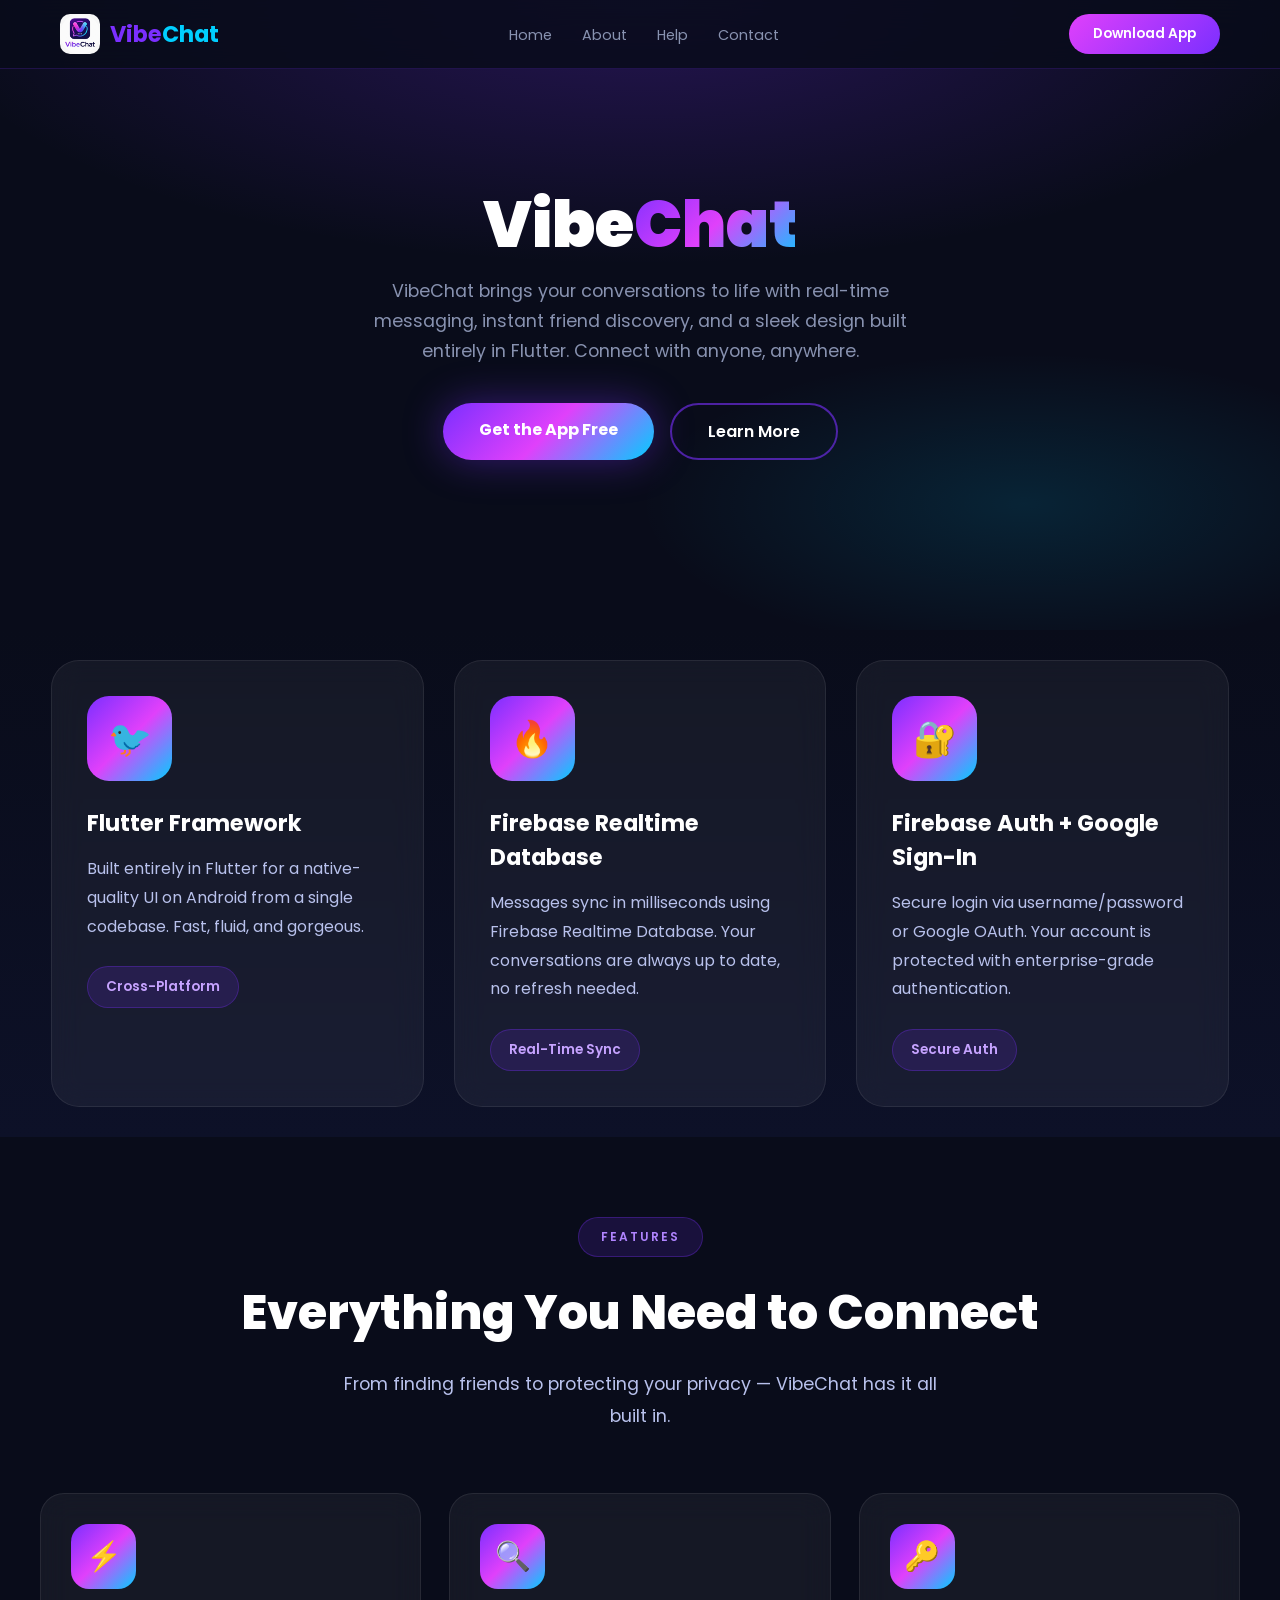
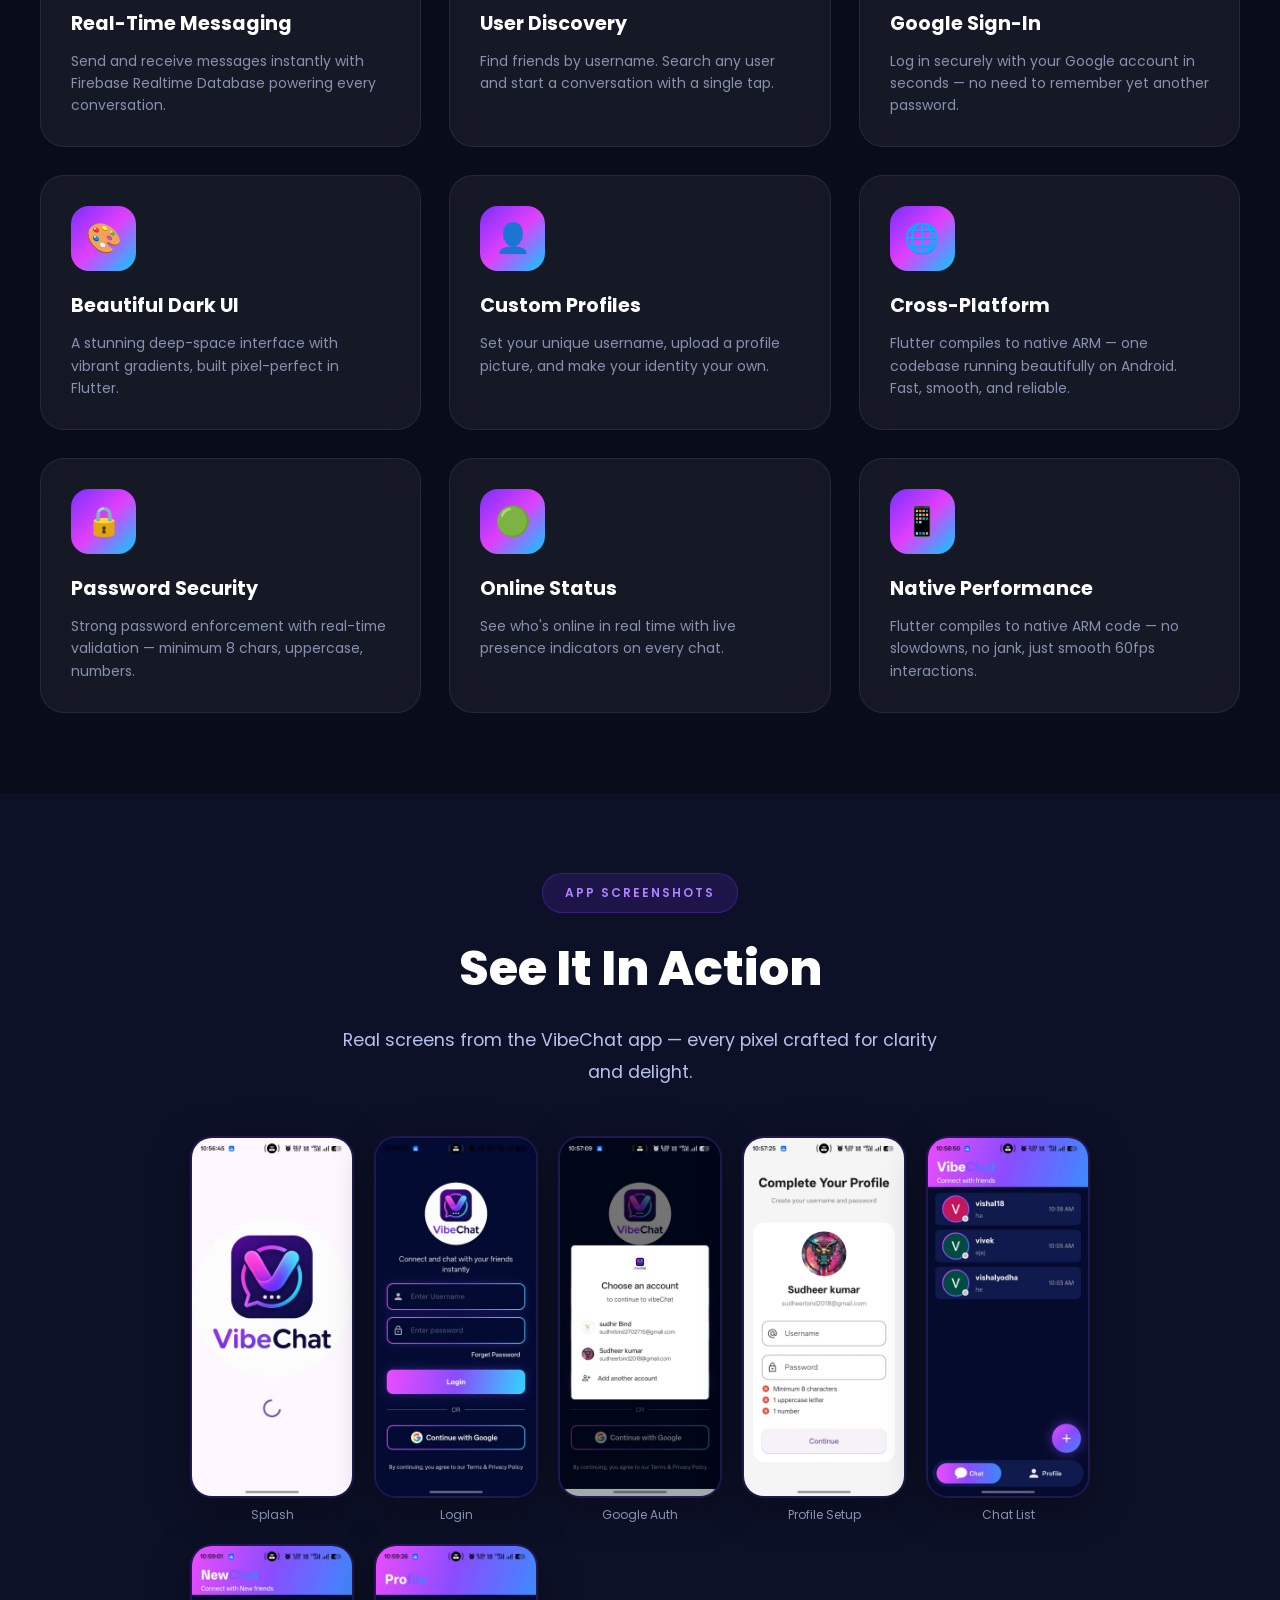
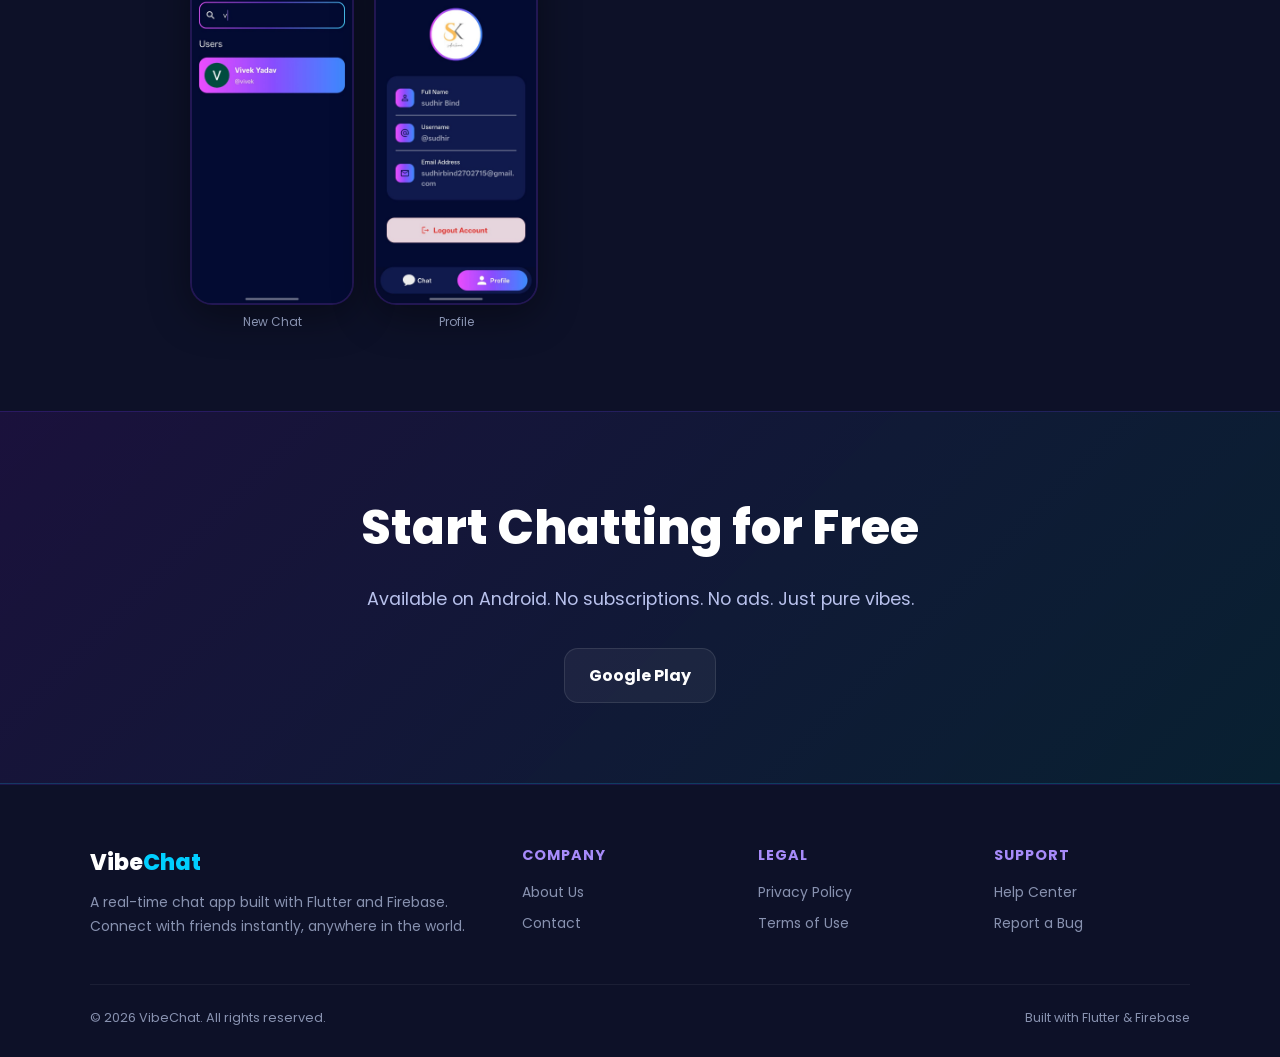
<file: index.html>
<!DOCTYPE html>
<html lang="en">

<head>
  <meta charset="UTF-8">
  <meta name="viewport" content="width=device-width, initial-scale=1.0">
  <title>VibeChat - Connect & Chat Instantly</title>
  <link rel="stylesheet" href="style.css">
</head>

<body>

  <!-- NAV -->
  <nav>
    <a class="nav-logo" href="index.html" style="cursor:pointer">
      <img src="images\logo.jpeg" alt="VibeChat">
      <span><em>Vibe</em><strong>Chat</strong></span>
    </a>
    <ul class="nav-links">
      <li><a href="index.html">Home</a></li>
      <li><a href="about.html">About</a></li>
      <li><a href="help.html">Help</a></li>
      <li><a href="contact.html">Contact</a></li>
    </ul>
    <a class="nav-cta" href="#download-section">Download App</a>
  </nav>

  <!-- HOME PAGE CONTENT -->
  <div class="page active">
    <!-- HERO -->
    <section class="hero">
      <div class="hero-bg"></div>
      <div class="hero-content">
        <h1>Vibe<span class="grad-text">Chat</span></h1>
        <p>VibeChat brings your conversations to life with real-time messaging, instant friend discovery, and a sleek
          design built entirely in Flutter. Connect with anyone, anywhere.</p>
        <div class="hero-btns">
          <a class="btn-primary" href="https://play.google.com/store/apps/details?id=vibechat.com.vibe_chat">Get the App Free</a>
          <a class="btn-outline" href="about.html">Learn More</a>
        </div>
      </div>
    </section>

    <!-- TECH STACK -->
    <section class="tech-section">

      <div class="tech-grid">
        <div class="tech-card">
          <div class="tech-icon">🐦</div>
          <h3>Flutter Framework</h3>
          <p>Built entirely in Flutter for a native-quality UI on Android from a single codebase. Fast, fluid, and
            gorgeous.</p>
          <span class="tech-tag">Cross-Platform</span>
        </div>
        <div class="tech-card">
          <div class="tech-icon">🔥</div>
          <h3>Firebase Realtime Database</h3>
          <p>Messages sync in milliseconds using Firebase Realtime Database. Your conversations are always up to date,
            no refresh needed.</p>
          <span class="tech-tag">Real-Time Sync</span>
        </div>
        <div class="tech-card">
          <div class="tech-icon">🔐</div>
          <h3>Firebase Auth + Google Sign-In</h3>
          <p>Secure login via username/password or Google OAuth. Your account is protected with enterprise-grade
            authentication.</p>
          <span class="tech-tag">Secure Auth</span>
        </div>
      </div>
    </section>

    <!-- FEATURES -->
    <section style="background:var(--dark);">
      <div style="max-width:1100px;margin:0 auto;text-align:center;">
        <div class="section-label">Features</div>
        <h2 class="section-title">Everything You Need to Connect</h2>
        <p class="section-subtitle centered">From finding friends to protecting your privacy — VibeChat has it all built
          in.</p>
      </div>
      <div class="features-grid">
        <div class="feature-card">
          <div class="feature-icon">⚡</div>
          <h3>Real-Time Messaging</h3>
          <p>Send and receive messages instantly with Firebase Realtime Database powering every conversation.</p>
        </div>
        <div class="feature-card">
          <div class="feature-icon">🔍</div>
          <h3>User Discovery</h3>
          <p>Find friends by username. Search any user and start a conversation with a single tap.</p>
        </div>
        <div class="feature-card">
          <div class="feature-icon">🔑</div>
          <h3>Google Sign-In</h3>
          <p>Log in securely with your Google account in seconds — no need to remember yet another password.</p>
        </div>
        <div class="feature-card">
          <div class="feature-icon">🎨</div>
          <h3>Beautiful Dark UI</h3>
          <p>A stunning deep-space interface with vibrant gradients, built pixel-perfect in Flutter.</p>
        </div>
        <div class="feature-card">
          <div class="feature-icon">👤</div>
          <h3>Custom Profiles</h3>
          <p>Set your unique username, upload a profile picture, and make your identity your own.</p>
        </div>
        <div class="feature-card">
          <div class="feature-icon">🌐</div>
          <h3>Cross-Platform</h3>
          <p>Flutter compiles to native ARM — one codebase running beautifully on Android. Fast, smooth, and reliable.
          </p>
        </div>
        <div class="feature-card">
          <div class="feature-icon">🔒</div>
          <h3>Password Security</h3>
          <p>Strong password enforcement with real-time validation — minimum 8 chars, uppercase, numbers.</p>
        </div>
        <div class="feature-card">
          <div class="feature-icon">🟢</div>
          <h3>Online Status</h3>
          <p>See who's online in real time with live presence indicators on every chat.</p>
        </div>
        <div class="feature-card">
          <div class="feature-icon">📱</div>
          <h3>Native Performance</h3>
          <p>Flutter compiles to native ARM code — no slowdowns, no jank, just smooth 60fps interactions.</p>
        </div>
      </div>
    </section>


    <!-- SCREENSHOTS -->
    <section class="screenshots-section">
      <div style="max-width:900px;margin:0 auto;text-align:center;">
        <div class="section-label">App Screenshots</div>
        <h2 class="section-title">See It In Action</h2>
        <p class="section-subtitle centered">Real screens from the VibeChat app — every pixel crafted for clarity and
          delight.</p>
      </div>
      <div class="screenshots-grid">
        <div>
          <div class="screenshot-item"><img src="images\1.jpeg" alt="Splash"></div>
          <div class="screenshot-label">Splash</div>
        </div>
        <div>
          <div class="screenshot-item"><img
            src="images\2.jpeg"
              alt="Login"></div>
          <div class="screenshot-label">Login</div>
        </div>
        <div>
          <div class="screenshot-item"><img
            src="images\3.jpeg"
              alt="Google Auth"></div>
          <div class="screenshot-label">Google Auth</div>
        </div>
        <div>
          <div class="screenshot-item"><img
            src="images\4.jpeg"
              alt="Profile Setup"></div>
          <div class="screenshot-label">Profile Setup</div>
        </div>
        <div>
          <div class="screenshot-item"><img
            src="images\6.jpeg"
              alt="Chat List"></div>
          <div class="screenshot-label">Chat List</div>
        </div>
        <div>
          <div class="screenshot-item"><img
            src="images\5.jpeg"
              alt="New Chat"></div>
          <div class="screenshot-label">New Chat</div>
        </div>
        <div>
          <div class="screenshot-item"><img
            src="images\7.jpeg"
              alt="Profile"></div>
          <div class="screenshot-label">Profile</div>
        </div>
      </div>
    </section>

    <!-- DOWNLOAD -->
    <section class="download-section" id="download-section">

      <h2 class="section-title centered">Start Chatting for Free</h2>
      <p class="section-subtitle centered">Available on Android. No subscriptions. No ads. Just pure vibes.</p>
      <div class="store-badges">
        <a class="store-badge" href="https://play.google.com/store/apps/details?id=vibechat.com.vibe_chat">
          <span class="store-text">
            <div class="store-name">Google Play</div>
          </span>
        </a>
      </div>
    </section>

    <!-- FOOTER -->
    <footer>
      <div class="footer-grid">
        <div class="footer-brand">
          <h3>Vibe<span style="color:#00CFFF">Chat</span></h3>
          <p>A real-time chat app built with Flutter and Firebase. Connect with friends instantly, anywhere in the
            world.</p>
        </div>
        <div class="footer-col">
          <h4>Company</h4>
          <a href="about.html">About Us</a>
          <a href="contact.html">Contact</a>
        </div>
        <div class="footer-col">
          <h4>Legal</h4>
          <a href="privacy.html">Privacy Policy</a>
          <a href="terms.html">Terms of Use</a>
        </div>
        <div class="footer-col">
          <h4>Support</h4>
          <a href="help.html">Help Center</a>
          <a href="contact.html">Report a Bug</a>
        </div>
      </div>
      <div class="footer-bottom">
        <p>© 2026 VibeChat. All rights reserved.</p>
        <p style="color:var(--muted);font-size:0.78rem;">Built with Flutter &amp; Firebase</p>
      </div>
    </footer>
  </div>
</body>

</html>
</file>
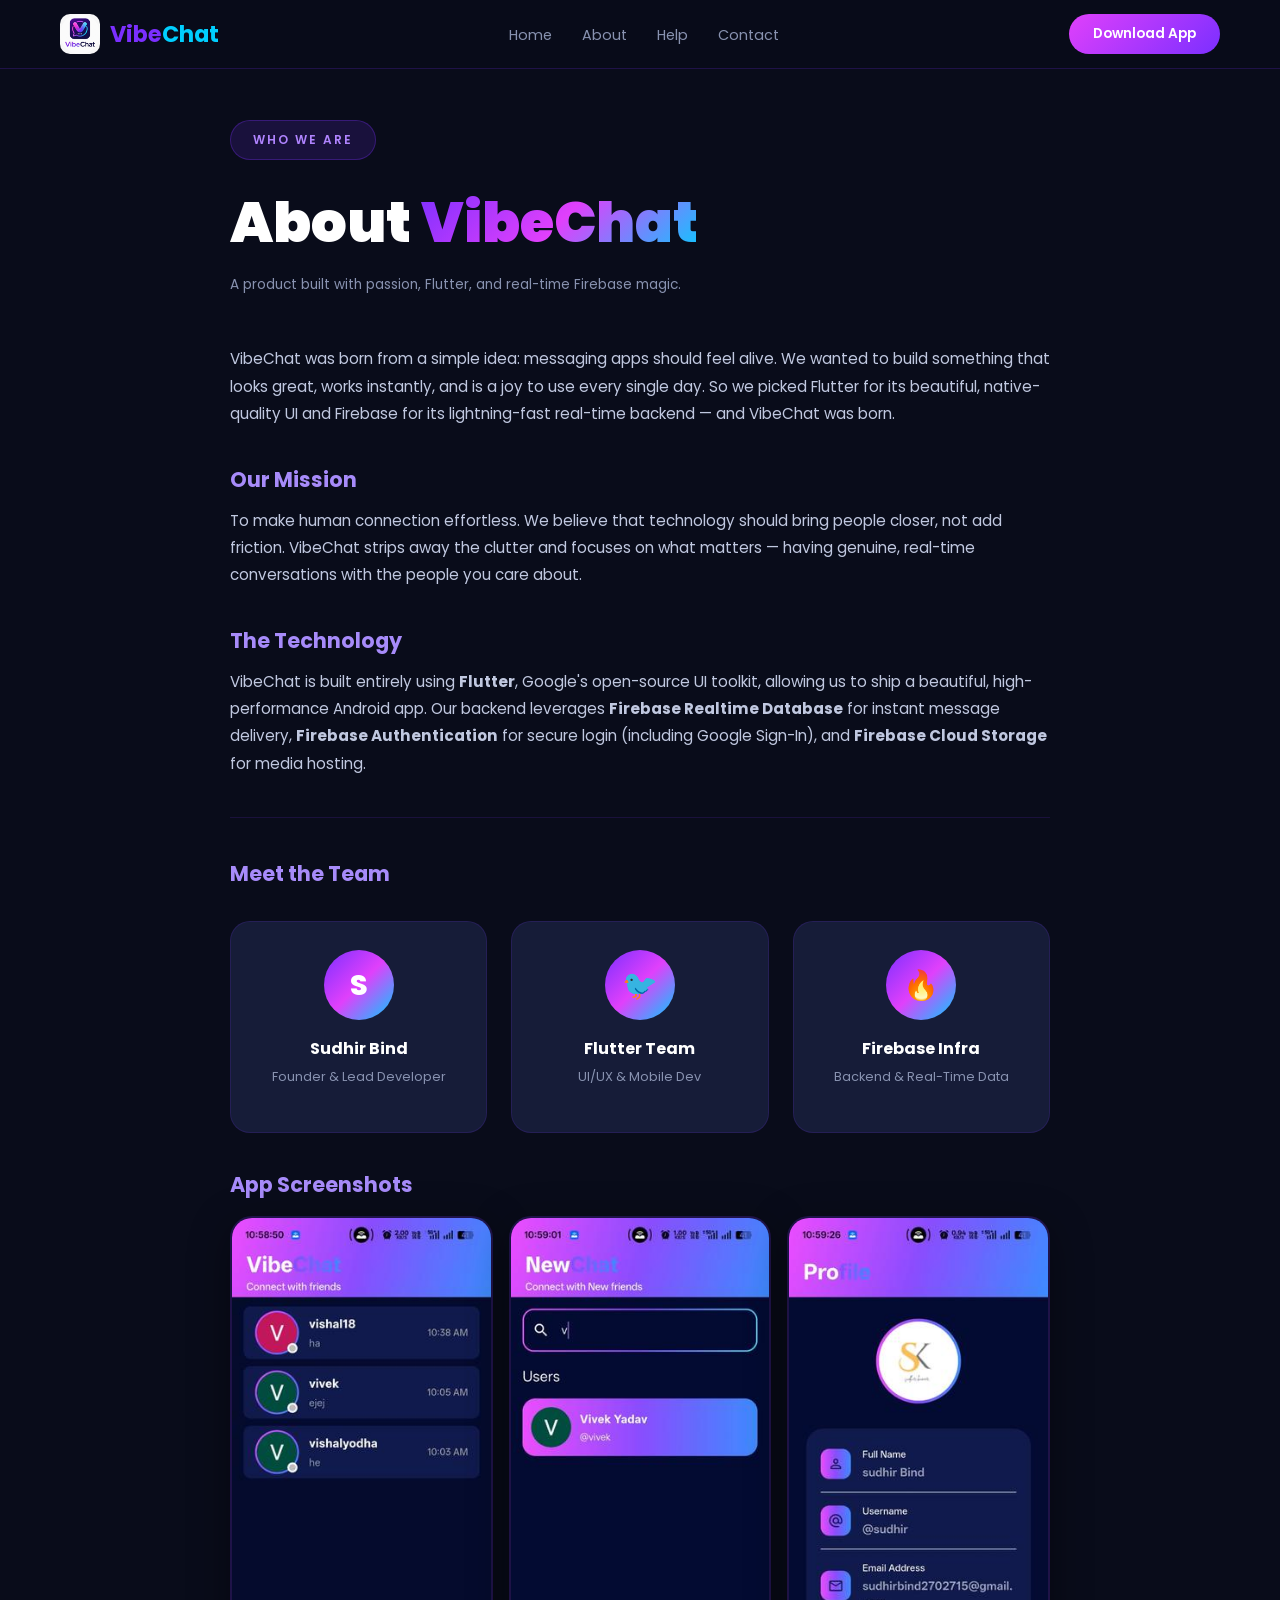
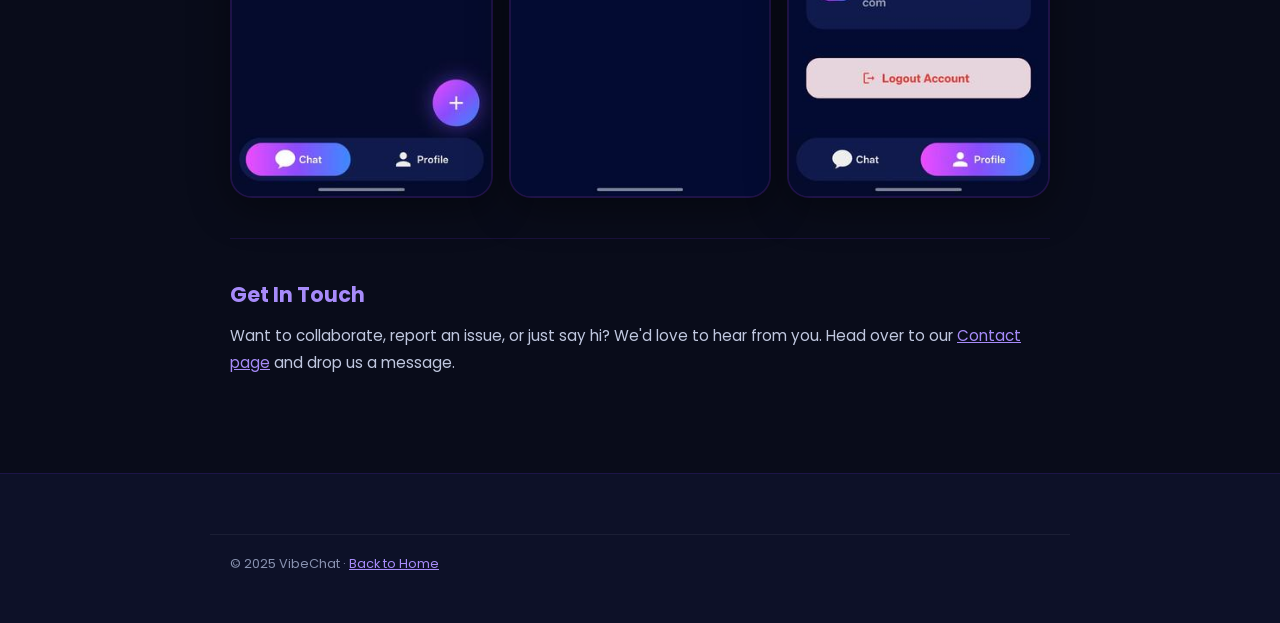
<file: about.html>
<!DOCTYPE html>
<html lang="en">
<head>
  <meta charset="UTF-8">
  <meta name="viewport" content="width=device-width, initial-scale=1.0">
  <title>VibeChat - About Us</title>
  <link rel="stylesheet" href="style.css">
</head>
<body>

  <nav>
    <a class="nav-logo" href="index.html" style="cursor:pointer">
      <img src="images\logo.jpeg" alt="VibeChat">
      <span><em>Vibe</em><strong>Chat</strong></span>
    </a>
    <ul class="nav-links">
      <li><a href="index.html">Home</a></li>
      <li><a href="about.html">About</a></li>
      <li><a href="help.html">Help</a></li>
      <li><a href="contact.html">Contact</a></li>
    </ul>
    <a class="nav-cta" href="#">Download App</a>
  </nav>

  <div class="inner-page">
    <div class="section-label">Who We Are</div>
    <h1>About <span style="background:var(--grad);-webkit-background-clip:text;-webkit-text-fill-color:transparent;background-clip:text;">VibeChat</span></h1>
    <p class="page-meta">A product built with passion, Flutter, and real-time Firebase magic.</p>

    <p>VibeChat was born from a simple idea: messaging apps should feel alive. We wanted to build something that looks great, works instantly, and is a joy to use every single day. So we picked Flutter for its beautiful, native-quality UI and Firebase for its lightning-fast real-time backend — and VibeChat was born.</p>

    <h2>Our Mission</h2>
    <p>To make human connection effortless. We believe that technology should bring people closer, not add friction. VibeChat strips away the clutter and focuses on what matters — having genuine, real-time conversations with the people you care about.</p>

    <h2>The Technology</h2>
    <p>VibeChat is built entirely using <strong>Flutter</strong>, Google's open-source UI toolkit, allowing us to ship a beautiful, high-performance Android app. Our backend leverages <strong>Firebase Realtime Database</strong> for instant message delivery, <strong>Firebase Authentication</strong> for secure login (including Google Sign-In), and <strong>Firebase Cloud Storage</strong> for media hosting.</p>

    <div class="inner-divider"></div>

    <h2>Meet the Team</h2>
    <div class="team-grid">
      <div class="team-card">
        <div class="team-avatar">S</div>
        <h4>Sudhir Bind</h4>
        <p>Founder & Lead Developer</p>
      </div>
      <div class="team-card">
        <div class="team-avatar">🐦</div>
        <h4>Flutter Team</h4>
        <p>UI/UX & Mobile Dev</p>
      </div>
      <div class="team-card">
        <div class="team-avatar">🔥</div>
        <h4>Firebase Infra</h4>
        <p>Backend & Real-Time Data</p>
      </div>
    </div>
<h2>App Screenshots</h2>
      <div style="display:grid;grid-template-columns:repeat(auto-fit,minmax(120px,1fr));gap:16px;margin-top:16px;">
        <div class="screenshot-item"><img
            src="[data-uri]"
            alt="Chat"></div>
        <div class="screenshot-item"><img
            src="[data-uri]"
            alt="Search"></div>
        <div class="screenshot-item"><img
            src="[data-uri]  cKKKKsQUUUUAIeh+le0aaVOk2ZT7pgTH/fIrxivSvBOrJeaSti7f6Ra8YPdOx/Dp+VdmCklNp9T2clqxjVlB9UdKajNSNUZr10e/MjNNwWIVQSTwAOpp5qzpWof2VqkF75KzGEkhGOATjFOTai3FXZx1LpOx1vhqLxbpdk0Vvpsb27HcqXLhCpPpzn8K5nxJZ62t/JfaxaujSkDeBlB6AEcV0p+Jkw/wCYWn/f4/4VR1Xx++qaXc2L6aiiZCm7zSdvvjFeTQji41/aOktd+/5nlpVVPmcVqcxopxr2nH/p5j/9CFdH9usL3U00d57y+S41JWkN1wsQDMCqck8568cCuNNNr1K2FVWXM3bT+mTUjd3Os06zs76F5rbSIbiQXawPB5jfuocf6zrnJ7t0GOlXbcWippNhCqPbf2xLGJVdgzICuGyD1I7+3FcQOKUVjPAuT+N2+fb1OOeh28FnaXdpYrMnnSw2UzQwYLb288g/KCC2BzjNc5rcFvbavPFaxtFGNv7tjkqSASOp7++azRSiroYWVKfM5XWunq7nHVeg4U4U0U4V1HBUFrjvHZG6wH8WH/LiuxzivNfEuprqeru8TZhiHlxn1x1P4muHHTSpW7kYaDdW/Y566+8v0qCpJm3SnHQcVHXz0tz1kFPikMbZ7dxTKKlOwy+pDDIORS1RV2Q5U4qYXJ/iX8q1U11JsWKKg+1D+4fzo+1D+6fzp8yFYnoqD7UP7p/Oj7UP7p/OjmQWJ6Kg+0j+6fzo+1D+6fzo5kFieioPtQ/un86PtQ/un86OZBYnoqD7UP7p/Oj7UP7p/OjmQWJ6Kg+1L/cP50fah/dP50+ZBYnoqD7UP7p/Oj7UP7p/OlzILE9T2l3PY3SXNtIY5UOVYf55FUftQ/un86PtQ/un86amlqmNNp3R6TpvjqyuIwmoI1tL3dQWQ/1Fa3/CR6MwyNTt/wAWryD7UP7p/Oj7UP7p/OuyOPmlZ6npwzWulaSTPXD4g0f/AKCVt/33TDr+kf8AQRt/++68m+1D+6fzo+1D+6fzq/7Sl2QnmdR/ZR6sde0n/oI2/wD31TTrulf9BC3/AO+q8r+1D+6fzo+1D+6fzp/2pLsjN46b6I9QOuaV/wA/8H/fVJ/bel/8/wDB/wB9V5h9qH90/nR9qH90/nVf2rPsjJ4qT6HqH9uaX/z/AMH/AH1SjXNK/wCghB/31Xl32of3T+dH2of3T+dH9qy7IylUb6Hqf9u6V/0ELf8A76pRruk/9BC3/wC+q8r+1D+6fzo+1D+6fzpf2pLsjGUbnq39vaT/ANBC3/76qOXxLpEKljeo/tGCxry37UP7p/Og3Q/un86TzOfZGTw6e51Wt+K5dQja2tEaG3bhmJ+dx6ewrlppgoKqfm/lUTXDtwOB7VFXBWryqO7ZrCnGCsgooornNAooooAKKKKACiiigAooooAKKKKACiiigDW0Lw/c6/JMlvLDH5QBYyE859AK2/8AhXOpf8/lp/4//hXHglTkEg+xpfMf++3/AH0aWoHX/wDCudS/5/LT/wAf/wAKP+Fc6l/z+Wn/AI//AIVyHmP/AH2/76NHmP8A32/76NGvcNDr/wDhXOpf8/lp/wCP/wCFH/CudS/5/LT/AMf/AMK5DzH/AL7f99GjzH/vt/30aNe4aHX/APCudS/5/LT/AMf/AMKP+Fc6l/z+Wn/j/wDhXIeY/wDfb/vo0eY/99v++jRr3DQ6/wD4VzqX/P5af+P/AOFH/CudS/5/LT/x/wDwrkPMf++3/fRo8x/77f8AfRo17j0Ov/4VzqX/AD+Wn/j/APhR/wAK51L/AJ/LT/x//CuQ3v8A32/76NHmP/fb/vo0a9xaHWyfDzUo42f7ZZnaCcZYdPciuQpxdz1dv++jTaFfqAUUUUwCiiigAooooAKKKKACiiigAooooA//2Q=="
            alt="Profile"></div>
      </div>
    <div class="inner-divider">

    </div>
    <h2>Get In Touch</h2>
    <p>Want to collaborate, report an issue, or just say hi? We'd love to hear from you. Head over to our <a href="contact.html" style="color:#a78bfa;cursor:pointer;">Contact page</a> and drop us a message.</p>
  </div>
  
  <footer>
    <div class="footer-bottom" style="max-width:860px;padding:20px 20px;">
      <p>© 2025 VibeChat · <a href="index.html" style="color:#a78bfa;cursor:pointer;">Back to Home</a></p>
    </div>
  </footer>

</body>
</html>
</file>
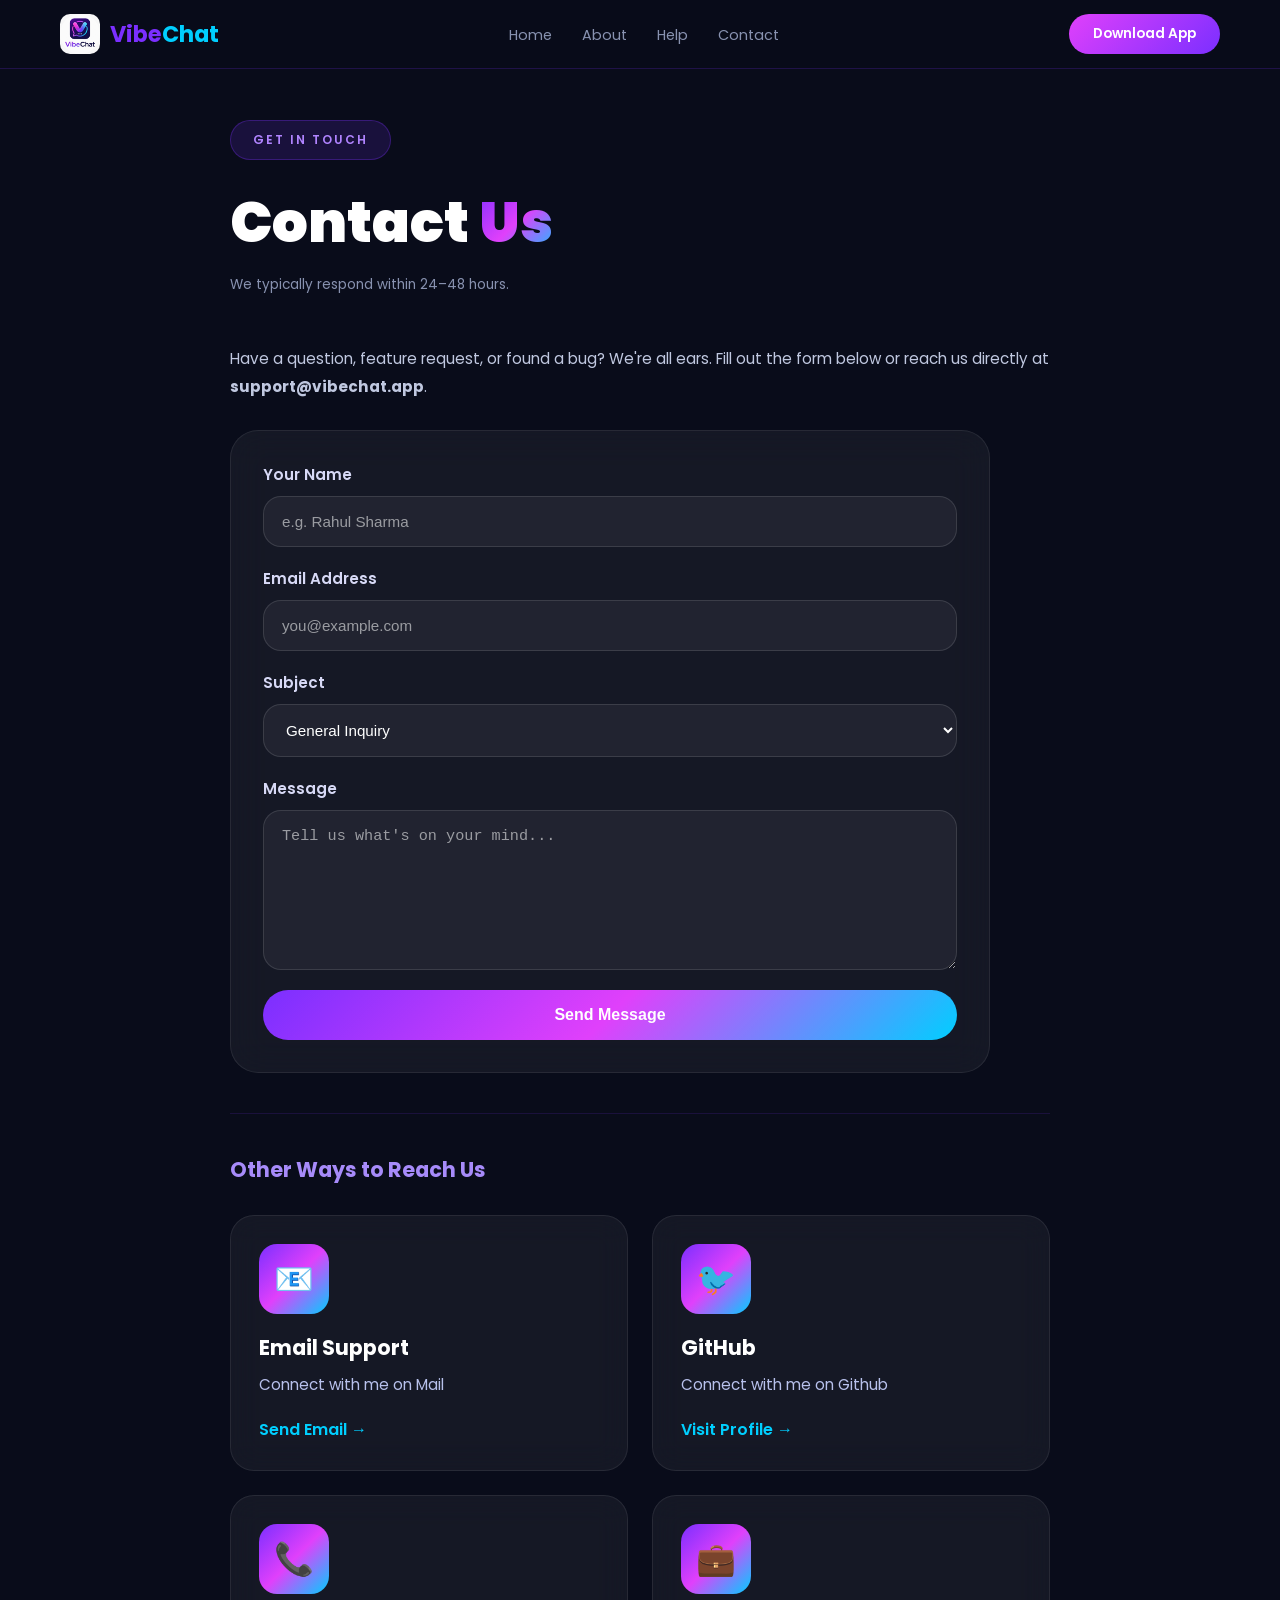
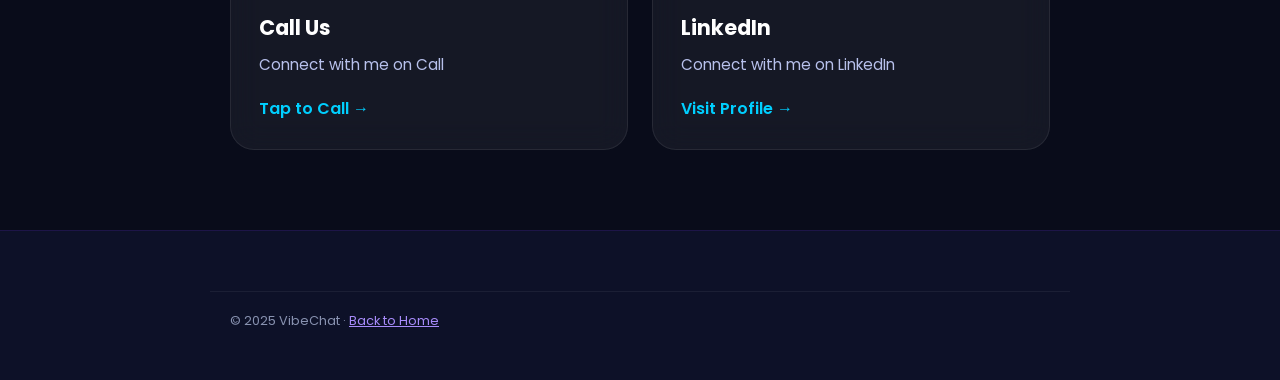
<file: contact.html>
<!DOCTYPE html>
<html lang="en">

<head>
  <meta charset="UTF-8">
  <meta name="viewport" content="width=device-width, initial-scale=1.0">
  <title>VibeChat - Contact Us</title>
  <link rel="stylesheet" href="style.css">
</head>

<body>

  <nav>
    <a class="nav-logo" href="index.html" style="cursor:pointer">
      <img src="images\logo.jpeg" alt="VibeChat">
      <span><em>Vibe</em><strong>Chat</strong></span>
    </a>
    <ul class="nav-links">
      <li><a href="index.html">Home</a></li>
      <li><a href="about.html">About</a></li>
      <li><a href="help.html">Help</a></li>
      <li><a href="contact.html">Contact</a></li>
    </ul>
    <a class="nav-cta" href="#">Download App</a>
  </nav>

  <div class="inner-page">
    <div class="section-label">Get In Touch</div>
    <h1>Contact <span
        style="background:var(--grad);-webkit-background-clip:text;-webkit-text-fill-color:transparent;background-clip:text;">Us</span>
    </h1>
    <p class="page-meta">We typically respond within 24–48 hours.</p>
    
    <p>Have a question, feature request, or found a bug? We're all ears. Fill out the form below or reach us directly at <strong>support@vibechat.app</strong>.</p>

    <div class="contact-form">
      <div class="form-group">
        <label>Your Name</label>
        <input type="text" placeholder="e.g. Rahul Sharma">
      </div>
      <div class="form-group">
        <label>Email Address</label>
        <input type="email" placeholder="you@example.com">
      </div>
      <div class="form-group">
        <label>Subject</label>
        <select>
          <option>General Inquiry</option>
          <option>Bug Report</option>
          <option>Feature Request</option>
          <option>Account Issue</option>
          <option>Privacy Concern</option>
          <option>Business / Partnership</option>
        </select>
      </div>
      <div class="form-group">
        <label>Message</label>
        <textarea placeholder="Tell us what's on your mind..."></textarea>
      </div>
      <button class="form-submit" onclick="alert('Thank you! Your message has been sent. Well reply within 24–48 hours.')">Send Message</button>
    </div>


    <div class="inner-divider"></div>
    <h2>Other Ways to Reach Us</h2>
    <div class="contact-grid">
      <a href="https://mail.google.com/mail/?view=cm&fs=1&to=sudhirbind2702715@gmail.com" target="_blank"
        class="contact-card">
        <div class="contact-icon">📧</div>
        <h3>Email Support</h3>
        <p>Connect with me on Mail</p>
        <span>Send Email →</span>
      </a>
      <a href="https:/sudhir-coder1/github.com" target="_blank" class="contact-card">
        <div class="contact-icon">🐦</div>
        <h3>GitHub</h3>
        <p>Connect with me on Github</p>
        <span>Visit Profile →</span>
      </a>
      <a href="tel:+919026002337" class="contact-card">
        <div class="contact-icon">📞</div>
        <h3>Call Us</h3>
        <p>Connect with me on Call</p>
        <span>Tap to Call →</span>
      </a>
      
      <a href="https://www.linkedin.com/in/sudhir-bind/" 
   target="_blank" 
   class="contact-card">
    <div class="contact-icon">💼</div>
    <h3>LinkedIn</h3>
    <p>Connect with me on LinkedIn</p>
    <span>Visit Profile →</span>
</a>
      
      
      
    </div>
  </div>

  <footer>
    <div class="footer-bottom" style="max-width:860px;padding:20px 20px;">
      <p>© 2025 VibeChat · <a href="index.html" style="color:#a78bfa;cursor:pointer;">Back to Home</a></p>
    </div>
  </footer>

</body>

</html>
</file>
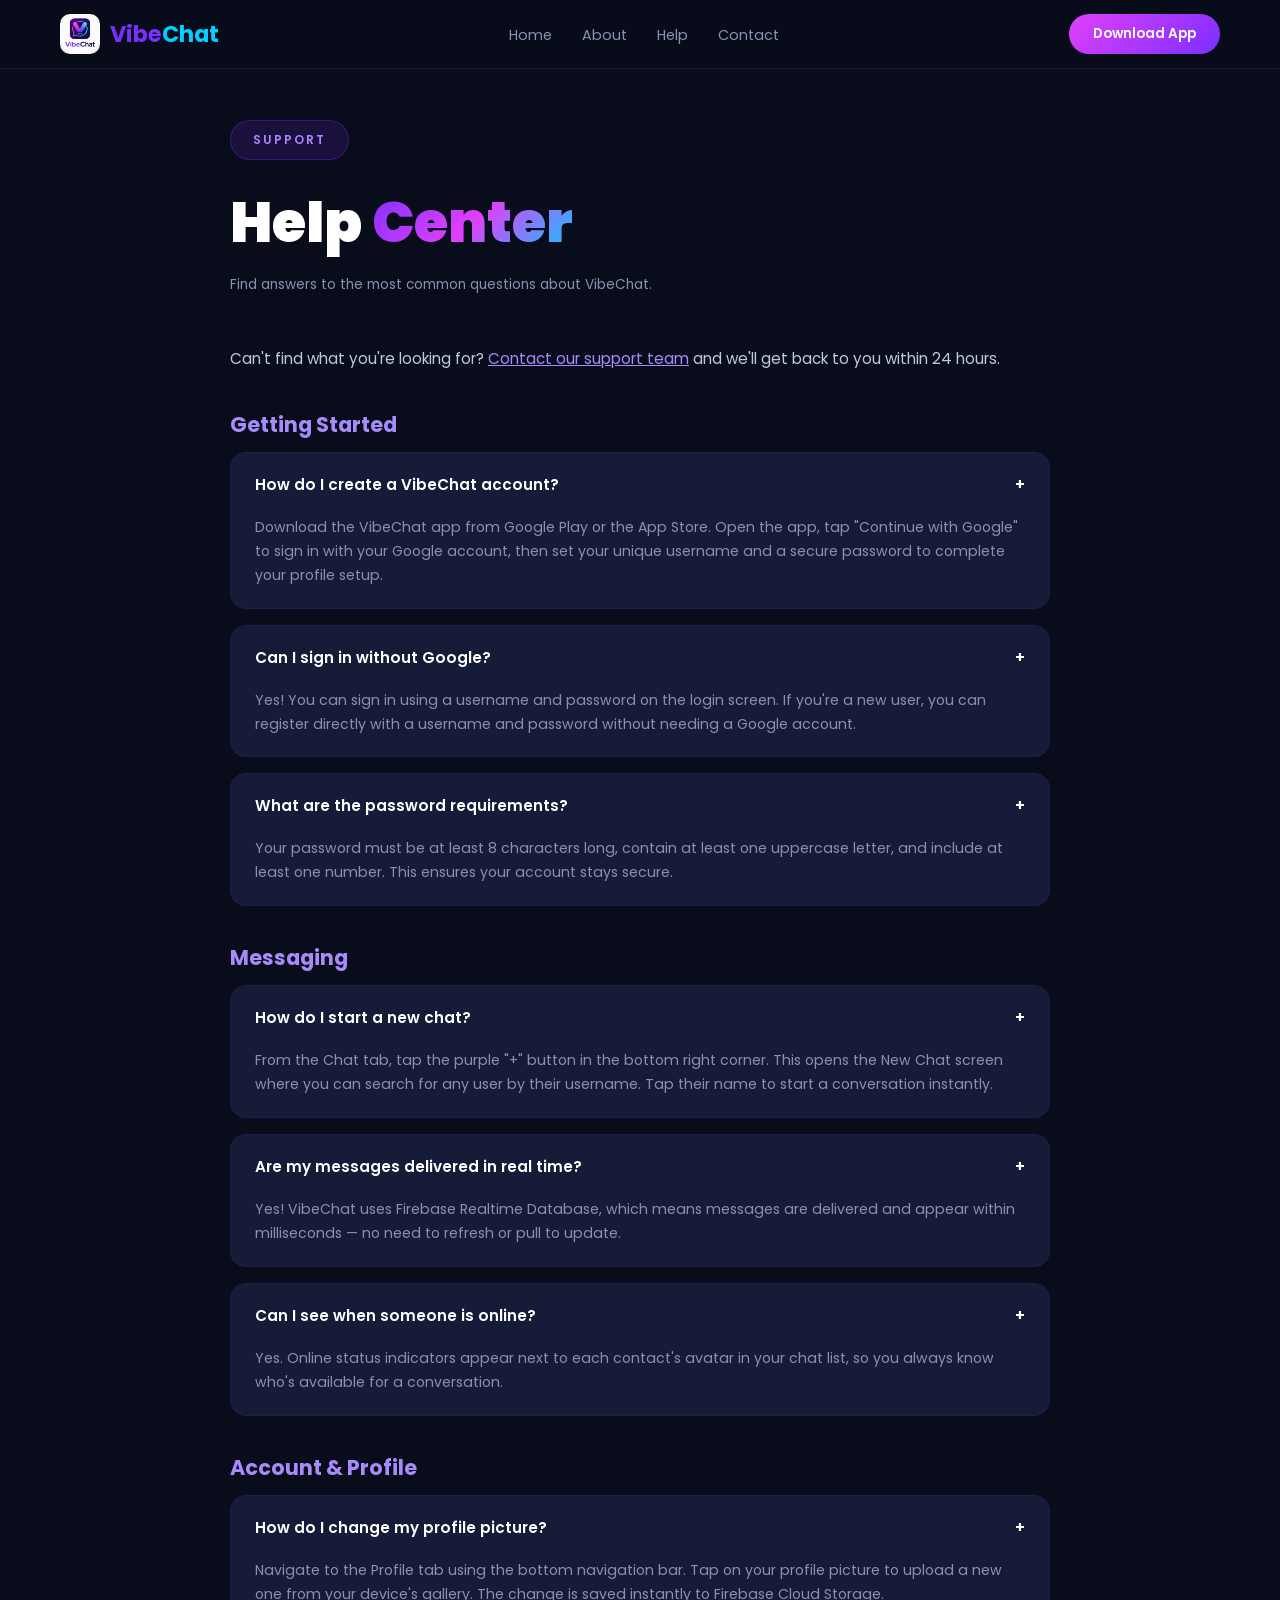
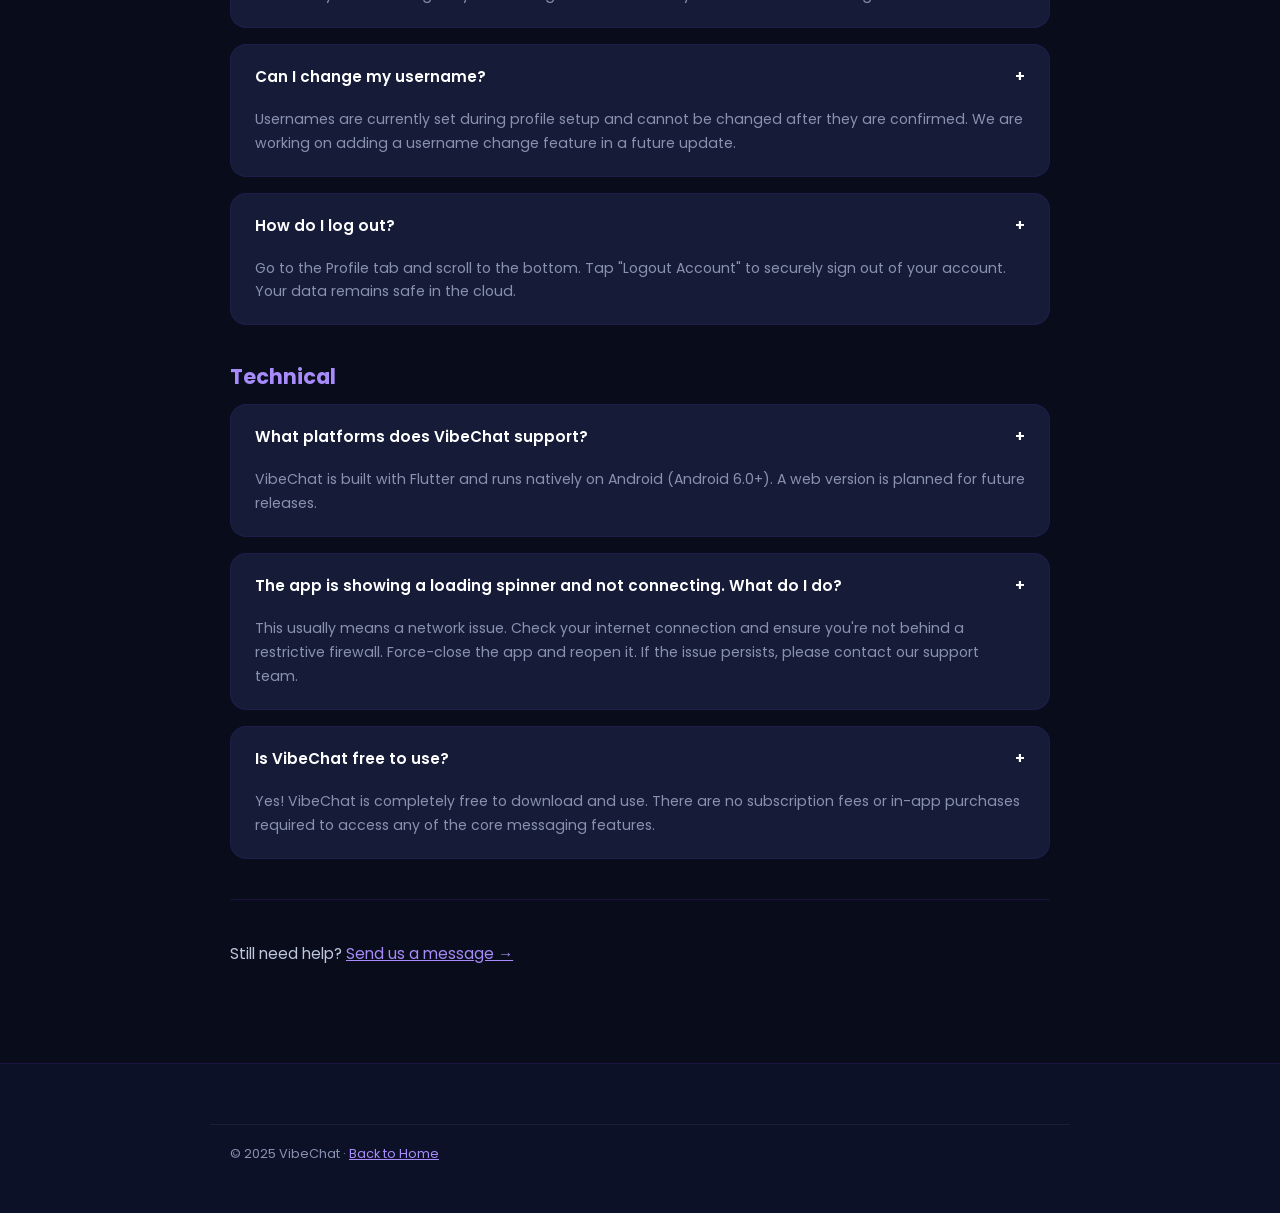
<file: help.html>
<!DOCTYPE html>
<html lang="en">
<head>
  <meta charset="UTF-8">
  <meta name="viewport" content="width=device-width, initial-scale=1.0">
  <title>VibeChat - Help Center</title>
  <link rel="stylesheet" href="style.css">
</head>
<body>

  <nav>
    <a class="nav-logo" href="index.html" style="cursor:pointer">
      <img src="images\logo.jpeg" alt="VibeChat">
      <span><em>Vibe</em><strong>Chat</strong></span>
    </a>
    <ul class="nav-links">
      <li><a href="index.html">Home</a></li>
      <li><a href="about.html">About</a></li>
      <li><a href="help.html">Help</a></li>
      <li><a href="contact.html">Contact</a></li>
    </ul>
    <a class="nav-cta" href="#">Download App</a>
  </nav>

  <div class="inner-page">
    <div class="section-label">Support</div>
    <h1>Help <span style="background:var(--grad);-webkit-background-clip:text;-webkit-text-fill-color:transparent;background-clip:text;">Center</span></h1>
    <p class="page-meta">Find answers to the most common questions about VibeChat.</p>

    <p>Can't find what you're looking for? <a href="contact.html" style="color:#a78bfa;cursor:pointer;">Contact our support team</a> and we'll get back to you within 24 hours.</p>

    <h2>Getting Started</h2>
    <div class="faq-item">
      <div class="faq-q">How do I create a VibeChat account? <span>+</span></div>
      <div class="faq-a">Download the VibeChat app from Google Play or the App Store. Open the app, tap "Continue with Google" to sign in with your Google account, then set your unique username and a secure password to complete your profile setup.</div>
    </div>
    <div class="faq-item">
      <div class="faq-q">Can I sign in without Google? <span>+</span></div>
      <div class="faq-a">Yes! You can sign in using a username and password on the login screen. If you're a new user, you can register directly with a username and password without needing a Google account.</div>
    </div>
    <div class="faq-item">
      <div class="faq-q">What are the password requirements? <span>+</span></div>
      <div class="faq-a">Your password must be at least 8 characters long, contain at least one uppercase letter, and include at least one number. This ensures your account stays secure.</div>
    </div>

    <h2>Messaging</h2>
    <div class="faq-item">
      <div class="faq-q">How do I start a new chat? <span>+</span></div>
      <div class="faq-a">From the Chat tab, tap the purple "+" button in the bottom right corner. This opens the New Chat screen where you can search for any user by their username. Tap their name to start a conversation instantly.</div>
    </div>
    <div class="faq-item">
      <div class="faq-q">Are my messages delivered in real time? <span>+</span></div>
      <div class="faq-a">Yes! VibeChat uses Firebase Realtime Database, which means messages are delivered and appear within milliseconds — no need to refresh or pull to update.</div>
    </div>
    <div class="faq-item">
      <div class="faq-q">Can I see when someone is online? <span>+</span></div>
      <div class="faq-a">Yes. Online status indicators appear next to each contact's avatar in your chat list, so you always know who's available for a conversation.</div>
    </div>

    <h2>Account & Profile</h2>
    <div class="faq-item">
      <div class="faq-q">How do I change my profile picture? <span>+</span></div>
      <div class="faq-a">Navigate to the Profile tab using the bottom navigation bar. Tap on your profile picture to upload a new one from your device's gallery. The change is saved instantly to Firebase Cloud Storage.</div>
    </div>
    <div class="faq-item">
      <div class="faq-q">Can I change my username? <span>+</span></div>
      <div class="faq-a">Usernames are currently set during profile setup and cannot be changed after they are confirmed. We are working on adding a username change feature in a future update.</div>
    </div>
    <div class="faq-item">
      <div class="faq-q">How do I log out? <span>+</span></div>
      <div class="faq-a">Go to the Profile tab and scroll to the bottom. Tap "Logout Account" to securely sign out of your account. Your data remains safe in the cloud.</div>
    </div>

    <h2>Technical</h2>
    <div class="faq-item">
      <div class="faq-q">What platforms does VibeChat support? <span>+</span></div>
      <div class="faq-a">VibeChat is built with Flutter and runs natively on Android (Android 6.0+). A web version is planned for future releases.</div>
    </div>
    <div class="faq-item">
      <div class="faq-q">The app is showing a loading spinner and not connecting. What do I do? <span>+</span></div>
      <div class="faq-a">This usually means a network issue. Check your internet connection and ensure you're not behind a restrictive firewall. Force-close the app and reopen it. If the issue persists, please contact our support team.</div>
    </div>
    <div class="faq-item">
      <div class="faq-q">Is VibeChat free to use? <span>+</span></div>
      <div class="faq-a">Yes! VibeChat is completely free to download and use. There are no subscription fees or in-app purchases required to access any of the core messaging features.</div>
    </div>

    <div class="inner-divider"></div>
    <p>Still need help? <a href="contact.html" style="color:#a78bfa;cursor:pointer;">Send us a message →</a></p>
  </div>
  
  <footer>
    <div class="footer-bottom" style="max-width:860px;padding:20px 20px;">
      <p>© 2025 VibeChat · <a href="index.html" style="color:#a78bfa;cursor:pointer;">Back to Home</a></p>
    </div>
  </footer>

</body>
</html>
</file>
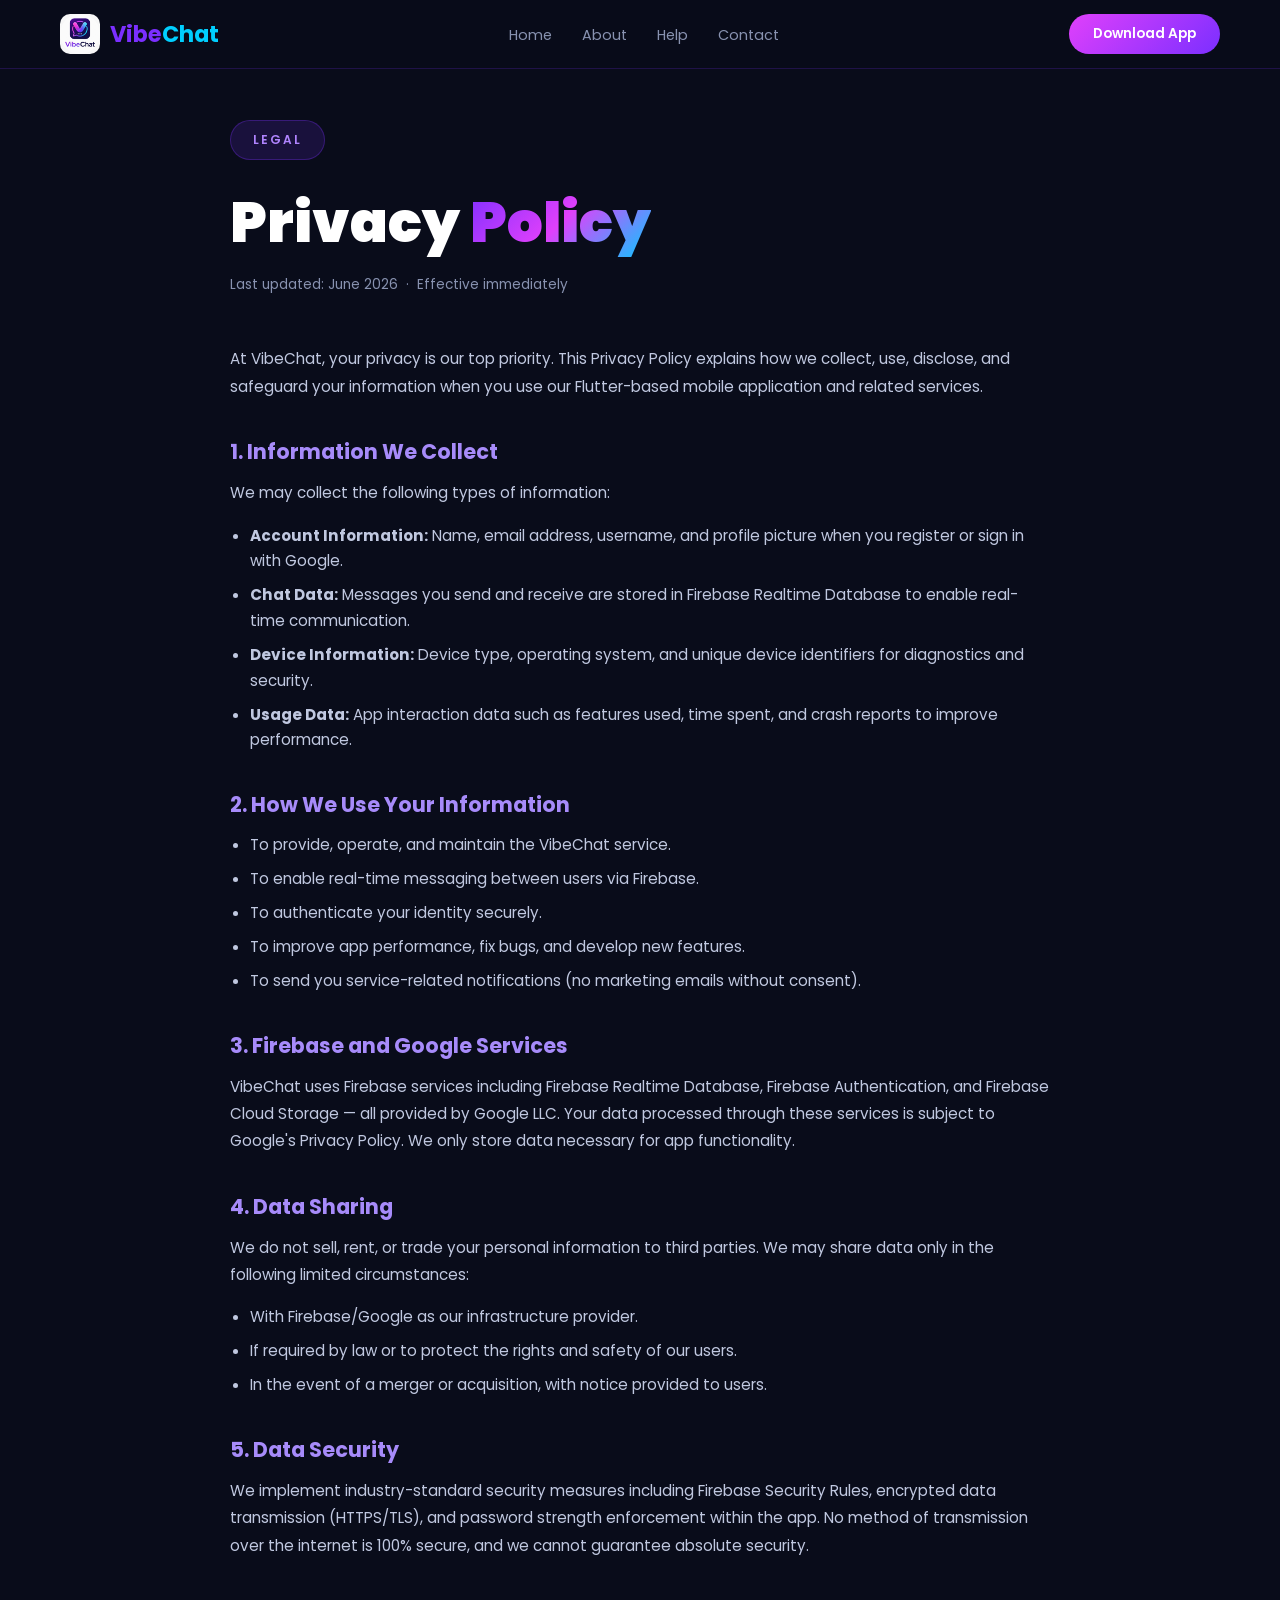
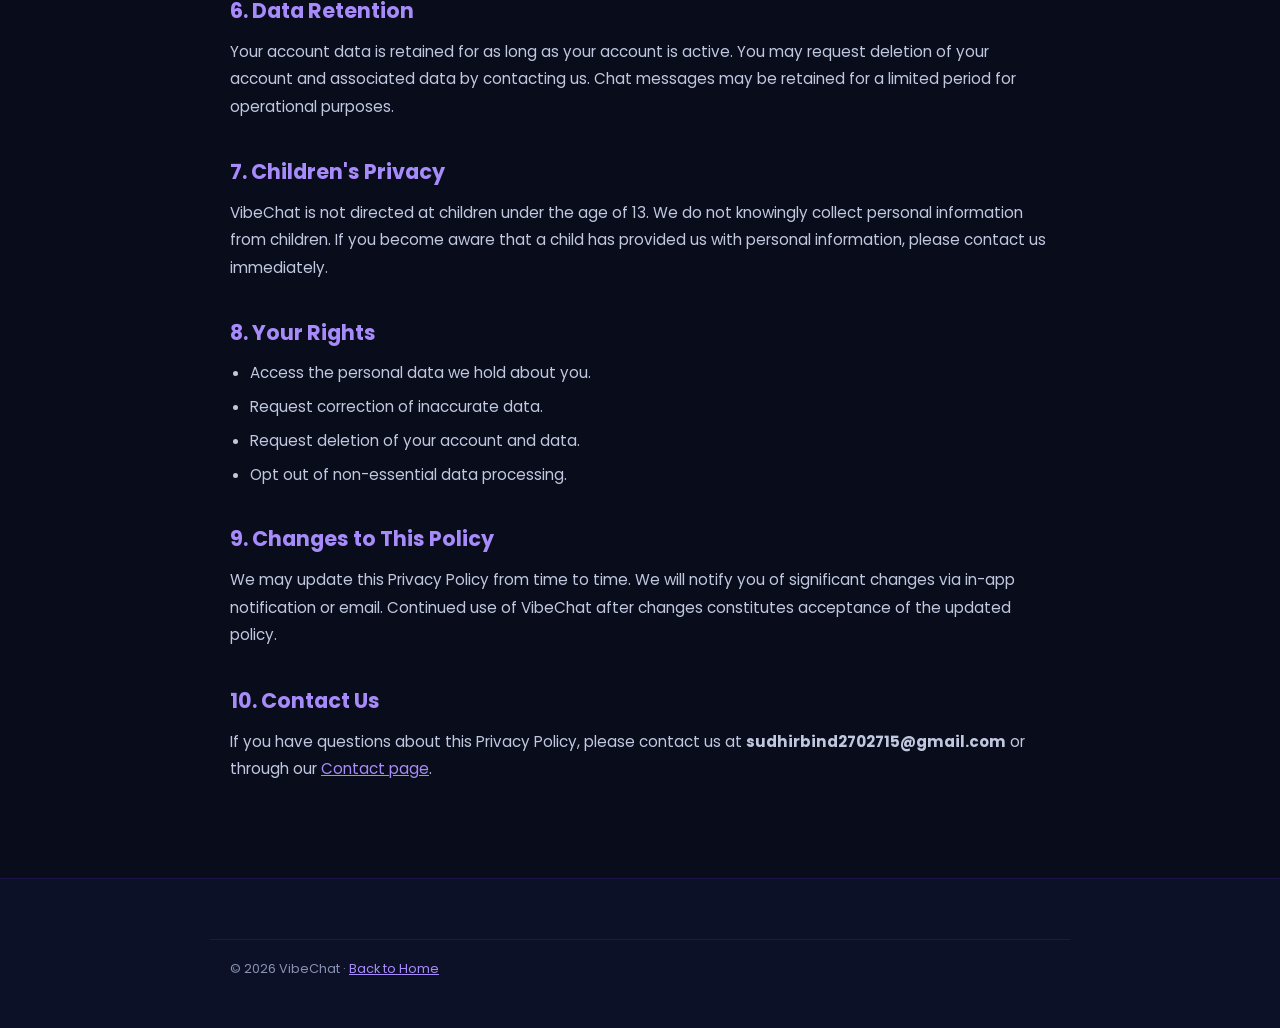
<file: privacy.html>
<!DOCTYPE html>
<html lang="en">
<head>
  <meta charset="UTF-8">
  <meta name="viewport" content="width=device-width, initial-scale=1.0">
  <title>VibeChat - Privacy Policy</title>
  <link rel="stylesheet" href="style.css">
</head>
<body>

  <!-- NAV -->
  <nav>
    <a class="nav-logo" href="index.html" style="cursor:pointer">
      <img src="images\logo.jpeg" alt="VibeChat">
      <span><em>Vibe</em><strong>Chat</strong></span>
    </a>
    <ul class="nav-links">
      <li><a href="index.html">Home</a></li>
      <li><a href="about.html">About</a></li>
      <li><a href="help.html">Help</a></li>
      <li><a href="contact.html">Contact</a></li>
    </ul>
    <a class="nav-cta" href="#">Download App</a>
  </nav>

  <!-- PRIVACY POLICY CONTENT -->
  <div class="inner-page">
    <div class="section-label">Legal</div>
    <h1>Privacy <span style="background:var(--grad);-webkit-background-clip:text;-webkit-text-fill-color:transparent;background-clip:text;">Policy</span></h1>
    <p class="page-meta">Last updated: June 2026 &nbsp;·&nbsp; Effective immediately</p>

    <p>At VibeChat, your privacy is our top priority. This Privacy Policy explains how we collect, use, disclose, and safeguard your information when you use our Flutter-based mobile application and related services.</p>

    <h2>1. Information We Collect</h2>
    <p>We may collect the following types of information:</p>
    <ul>
      <li><strong>Account Information:</strong> Name, email address, username, and profile picture when you register or sign in with Google.</li>
      <li><strong>Chat Data:</strong> Messages you send and receive are stored in Firebase Realtime Database to enable real-time communication.</li>
      <li><strong>Device Information:</strong> Device type, operating system, and unique device identifiers for diagnostics and security.</li>
      <li><strong>Usage Data:</strong> App interaction data such as features used, time spent, and crash reports to improve performance.</li>
    </ul>

    <h2>2. How We Use Your Information</h2>
    <ul>
      <li>To provide, operate, and maintain the VibeChat service.</li>
      <li>To enable real-time messaging between users via Firebase.</li>
      <li>To authenticate your identity securely.</li>
      <li>To improve app performance, fix bugs, and develop new features.</li>
      <li>To send you service-related notifications (no marketing emails without consent).</li>
    </ul>

    <h2>3. Firebase and Google Services</h2>
    <p>VibeChat uses Firebase services including Firebase Realtime Database, Firebase Authentication, and Firebase Cloud Storage — all provided by Google LLC. Your data processed through these services is subject to Google's Privacy Policy. We only store data necessary for app functionality.</p>

    <h2>4. Data Sharing</h2>
    <p>We do not sell, rent, or trade your personal information to third parties. We may share data only in the following limited circumstances:</p>
    <ul>
      <li>With Firebase/Google as our infrastructure provider.</li>
      <li>If required by law or to protect the rights and safety of our users.</li>
      <li>In the event of a merger or acquisition, with notice provided to users.</li>
    </ul>

    <h2>5. Data Security</h2>
    <p>We implement industry-standard security measures including Firebase Security Rules, encrypted data transmission (HTTPS/TLS), and password strength enforcement within the app. No method of transmission over the internet is 100% secure, and we cannot guarantee absolute security.</p>

    <h2>6. Data Retention</h2>
    <p>Your account data is retained for as long as your account is active. You may request deletion of your account and associated data by contacting us. Chat messages may be retained for a limited period for operational purposes.</p>

    <h2>7. Children's Privacy</h2>
    <p>VibeChat is not directed at children under the age of 13. We do not knowingly collect personal information from children. If you become aware that a child has provided us with personal information, please contact us immediately.</p>

    <h2>8. Your Rights</h2>
    <ul>
      <li>Access the personal data we hold about you.</li>
      <li>Request correction of inaccurate data.</li>
      <li>Request deletion of your account and data.</li>
      <li>Opt out of non-essential data processing.</li>
    </ul>

    <h2>9. Changes to This Policy</h2>
    <p>We may update this Privacy Policy from time to time. We will notify you of significant changes via in-app notification or email. Continued use of VibeChat after changes constitutes acceptance of the updated policy.</p>

    <h2>10. Contact Us</h2>
    <p>If you have questions about this Privacy Policy, please contact us at <strong>sudhirbind2702715@gmail.com</strong> or through our <a href="contact.html" style="color:#a78bfa;cursor:pointer;">Contact page</a>.</p>
  </div>

  <!-- FOOTER -->
  <footer>
    <div class="footer-bottom" style="max-width:860px;padding:20px 20px;">
      <p>© 2026 VibeChat · <a href="index.html" style="color:#a78bfa;cursor:pointer;">Back to Home</a></p>
    </div>
  </footer>

</body>
</html>
</file>
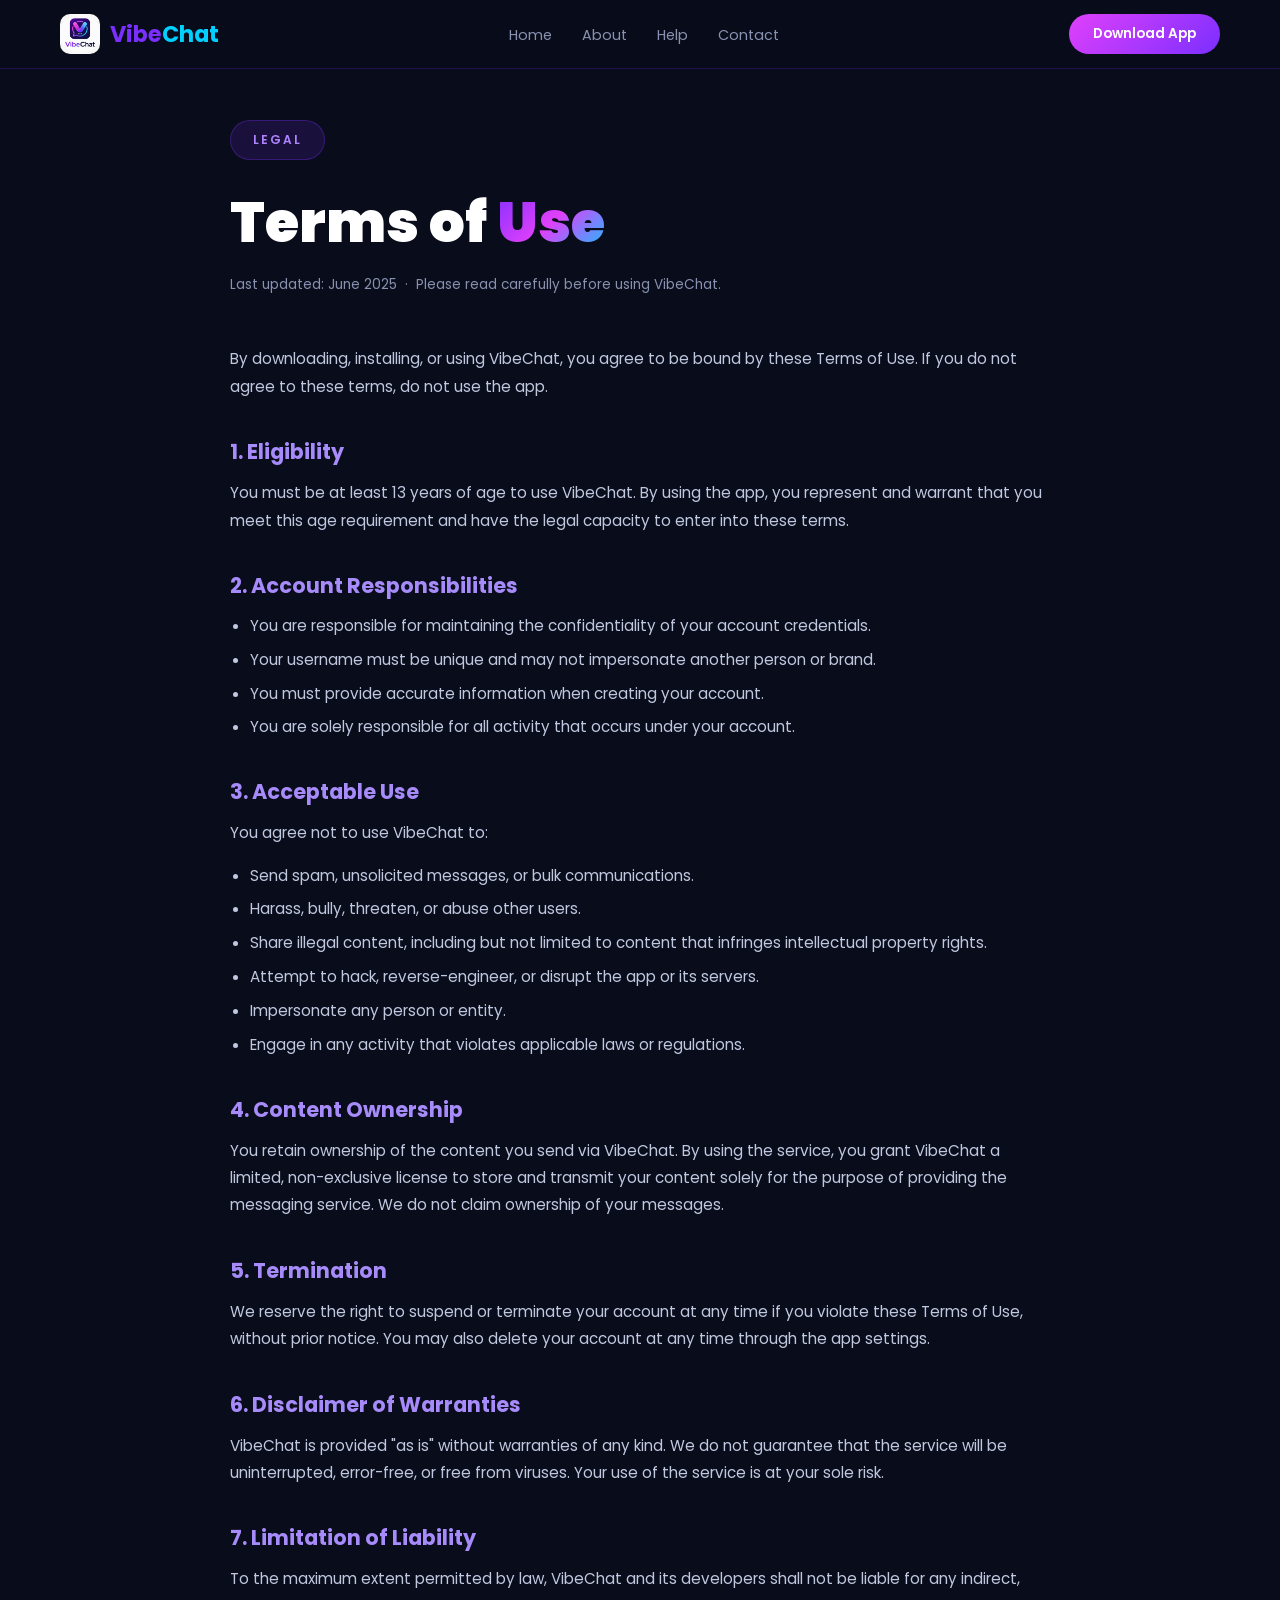
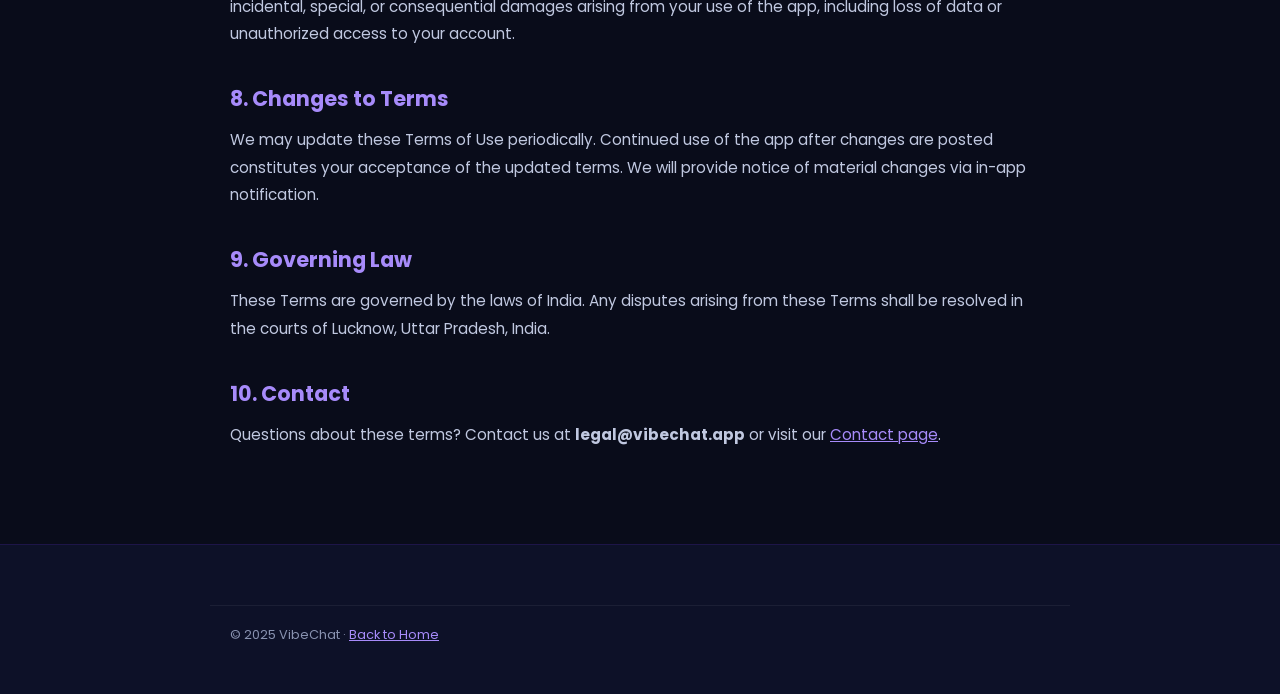
<file: terms.html>
<!DOCTYPE html>
<html lang="en">
<head>
  <meta charset="UTF-8">
  <meta name="viewport" content="width=device-width, initial-scale=1.0">
  <title>VibeChat - Terms of Use</title>
  <link rel="stylesheet" href="style.css">
</head>
<body>

  <nav>
    <a class="nav-logo" href="index.html" style="cursor:pointer">
      <img src="images\logo.jpeg" alt="VibeChat">
      <span><em>Vibe</em><strong>Chat</strong></span>
    </a>
    <ul class="nav-links">
      <li><a href="index.html">Home</a></li>
      <li><a href="about.html">About</a></li>
      <li><a href="help.html">Help</a></li>
      <li><a href="contact.html">Contact</a></li>
    </ul>
    <a class="nav-cta" href="#">Download App</a>
  </nav>

  <div class="inner-page">
    <div class="section-label">Legal</div>
    <h1>Terms of <span style="background:var(--grad);-webkit-background-clip:text;-webkit-text-fill-color:transparent;background-clip:text;">Use</span></h1>
    <p class="page-meta">Last updated: June 2025 &nbsp;·&nbsp; Please read carefully before using VibeChat.</p>

    <p>By downloading, installing, or using VibeChat, you agree to be bound by these Terms of Use. If you do not agree to these terms, do not use the app.</p>

    <h2>1. Eligibility</h2>
    <p>You must be at least 13 years of age to use VibeChat. By using the app, you represent and warrant that you meet this age requirement and have the legal capacity to enter into these terms.</p>

    <h2>2. Account Responsibilities</h2>
    <ul>
      <li>You are responsible for maintaining the confidentiality of your account credentials.</li>
      <li>Your username must be unique and may not impersonate another person or brand.</li>
      <li>You must provide accurate information when creating your account.</li>
      <li>You are solely responsible for all activity that occurs under your account.</li>
    </ul>

    <h2>3. Acceptable Use</h2>
    <p>You agree not to use VibeChat to:</p>
    <ul>
      <li>Send spam, unsolicited messages, or bulk communications.</li>
      <li>Harass, bully, threaten, or abuse other users.</li>
      <li>Share illegal content, including but not limited to content that infringes intellectual property rights.</li>
      <li>Attempt to hack, reverse-engineer, or disrupt the app or its servers.</li>
      <li>Impersonate any person or entity.</li>
      <li>Engage in any activity that violates applicable laws or regulations.</li>
    </ul>

    <h2>4. Content Ownership</h2>
    <p>You retain ownership of the content you send via VibeChat. By using the service, you grant VibeChat a limited, non-exclusive license to store and transmit your content solely for the purpose of providing the messaging service. We do not claim ownership of your messages.</p>

    <h2>5. Termination</h2>
    <p>We reserve the right to suspend or terminate your account at any time if you violate these Terms of Use, without prior notice. You may also delete your account at any time through the app settings.</p>

    <h2>6. Disclaimer of Warranties</h2>
    <p>VibeChat is provided "as is" without warranties of any kind. We do not guarantee that the service will be uninterrupted, error-free, or free from viruses. Your use of the service is at your sole risk.</p>

    <h2>7. Limitation of Liability</h2>
    <p>To the maximum extent permitted by law, VibeChat and its developers shall not be liable for any indirect, incidental, special, or consequential damages arising from your use of the app, including loss of data or unauthorized access to your account.</p>

    <h2>8. Changes to Terms</h2>
    <p>We may update these Terms of Use periodically. Continued use of the app after changes are posted constitutes your acceptance of the updated terms. We will provide notice of material changes via in-app notification.</p>

    <h2>9. Governing Law</h2>
    <p>These Terms are governed by the laws of India. Any disputes arising from these Terms shall be resolved in the courts of Lucknow, Uttar Pradesh, India.</p>

    <h2>10. Contact</h2>
    <p>Questions about these terms? Contact us at <strong>legal@vibechat.app</strong> or visit our <a href="contact.html" style="color:#a78bfa;cursor:pointer;">Contact page</a>.</p>
  </div>
  
  <footer>
    <div class="footer-bottom" style="max-width:860px;padding:20px 20px;">
      <p>© 2025 VibeChat · <a href="index.html" style="color:#a78bfa;cursor:pointer;">Back to Home</a></p>
    </div>
  </footer>

</body>
</html>
</file>
<file: style.css>
@import url('https://fonts.googleapis.com/css2?family=Poppins:wght@300;400;500;600;700;800;900&display=swap');
    :root {
      --purple: #7B2FFF;
      --pink: #E040FB;
      --cyan: #00CFFF;
      --dark: #090C1A;
      --dark2: #0D1128;
      --dark3: #131936;
      --card: #161C38;
      --grad: linear-gradient(135deg, #7B2FFF 0%, #E040FB 50%, #00CFFF 100%);
      --grad2: linear-gradient(135deg, #E040FB 0%, #7B2FFF 100%);
      --text: #ffffff;
      --muted: #8892b0;
    }

    * {
      margin: 0;
      padding: 0;
      box-sizing: border-box;
    }

    html {
      scroll-behavior: smooth;
    }

    body {
      font-family: 'Poppins', sans-serif;
      background: var(--dark);
      color: var(--text);
      overflow-x: hidden;
    }

    /* ---- NAV ---- */
    nav {
      position: fixed;
      top: 0;
      left: 0;
      right: 0;
      z-index: 999;
      display: flex;
      align-items: center;
      justify-content: space-between;
      padding: 14px 60px;
      background: rgba(9, 12, 26, 0.85);
      backdrop-filter: blur(16px);
      border-bottom: 1px solid rgba(123, 47, 255, 0.2);
    }

    .nav-logo {
      display: flex;
      align-items: center;
      gap: 10px;
      text-decoration: none;
    }

    .nav-logo img {
      width: 40px;
      height: 40px;
      border-radius: 10px;
    }

    .nav-logo span {
      font-size: 1.4rem;
      font-weight: 700;
    }

    .nav-logo span em {
      color: #7B2FFF;
      font-style: normal;
    }

    .nav-logo span strong {
      color: #00CFFF;
      font-weight: 700;
    }

    .nav-links {
      display: flex;
      gap: 30px;
      list-style: none;
    }

    .nav-links a {
      color: var(--muted);
      text-decoration: none;
      font-size: 0.9rem;
      transition: color .2s;
    }

    .nav-links a:hover {
      color: #fff;
    }

    .nav-cta {
      padding: 10px 24px;
      border-radius: 50px;
      background: var(--grad2);
      color: #fff;
      font-weight: 600;
      font-size: 0.85rem;
      text-decoration: none;
      transition: opacity .2s;
    }

    .nav-cta:hover {
      opacity: 0.85;
    }

    /* ---- PAGE ROUTING ---- */
    .page {
      display: none;
    }

    .page.active {
      display: block;
    }

    /* ---- HERO ---- */
    .hero {
      min-height: 70vh;
      display: flex;
      flex-direction: column;
      align-items: center;
      justify-content: center;
      text-align: center;
      padding: 50px 20px 30px;
      position: relative;
      overflow: hidden;
      background: radial-gradient(ellipse 80% 60% at 50% 0%, rgba(123, 47, 255, 0.25) 0%, transparent 70%),
        radial-gradient(ellipse 50% 40% at 80% 80%, rgba(0, 207, 255, 0.12) 0%, transparent 60%),
        var(--dark);
    }

    .hero-content {
      position: relative;
      z-index: 1;
      max-width: 800px;
    }

    .hero h1 {
      font-size: clamp(2rem, 5vw, 4rem);
      font-weight: 900;
      line-height: 1.1;
      margin-bottom: 16px;
    }

    .hero h1 .grad-text {
      background: var(--grad);
      -webkit-background-clip: text;
      -webkit-text-fill-color: transparent;
      background-clip: text;
    }

    .hero p {
      font-size: 1.1rem;
      color: var(--muted);
      max-width: 600px;
      margin: 0 auto 36px;
      line-height: 1.7;
    }

    .hero-btns {
      display: flex;
      gap: 16px;
      justify-content: center;
      flex-wrap: wrap;
    }

    .btn-primary {
      padding: 14px 36px;
      border-radius: 50px;
      background: var(--grad);
      color: #fff;
      font-weight: 700;
      font-size: 1rem;
      text-decoration: none;
      box-shadow: 0 0 40px rgba(123, 47, 255, 0.4);
      transition: transform .2s, box-shadow .2s;
    }

    .btn-primary:hover {
      transform: translateY(-2px);
      box-shadow: 0 0 60px rgba(123, 47, 255, 0.6);
    }

    .btn-outline {
      padding: 14px 36px;
      border-radius: 50px;
      border: 2px solid rgba(123, 47, 255, 0.6);
      color: #fff;
      font-weight: 600;
      font-size: 1rem;
      text-decoration: none;
      transition: border-color .2s, background .2s;
    }

    .btn-outline:hover {
      border-color: #7B2FFF;
      background: rgba(123, 47, 255, 0.1);
    }

    /* ---- SECTION COMMON ---- */
    section {
      padding: 80px 20px;
    }

    .section-label {
      color: #a78bfa;
      font-size: 0.75rem;
      text-transform: uppercase;
      letter-spacing: 2px;
      margin-bottom: 12px;
    }

    .section-title {
      font-size: clamp(1.8rem, 4vw, 3rem);
      font-weight: 800;
      margin-bottom: 16px;
    }

    .section-subtitle {
      color: var(--muted);
      font-size: 1rem;
      line-height: 1.7;
      max-width: 600px;
    }

    .centered {
      text-align: center;
      margin: 0 auto;
    }

    

    .tech-section {
      position: relative;
      padding: 30px 4%;
      background: linear-gradient(180deg,
          #090c1a 0%,
          #0d1128 100%);
      overflow: hidden;
    }

    .tech-header {
      max-width: 850px;
      margin: auto;
      text-align: center;
      margin-bottom: 70px;
    }

    .section-label {
      display: inline-block;
      padding: 10px 22px;
      border-radius: 50px;
      background: rgba(123, 47, 255, .15);
      color: #b084ff;
      border: 1px solid rgba(123, 47, 255, .3);
      font-weight: 600;
      margin-bottom: 20px;
    }

    .section-title {
      font-size: 3rem;
      font-weight: 800;
      margin-bottom: 20px;
      color: #fff;
    }

    .section-title span {
      background: linear-gradient(90deg,
          #7B2FFF,
          #E040FB,
          #00CFFF);
      -webkit-background-clip: text;
      -webkit-text-fill-color: transparent;
    }

    .section-subtitle {
      color: #b8c1ec;
      font-size: 1.1rem;
      line-height: 1.8;
    }

    .tech-grid {
      display: grid;
      grid-template-columns: repeat(auto-fit, minmax(320px, 1fr));
      gap: 30px;
    }

    /* =========================
   TECH CARD
========================= */

    .tech-card {
      position: relative;
      padding: 35px;
      border-radius: 28px;
      background: rgba(255, 255, 255, 0.05);
      backdrop-filter: blur(15px);
      border: 1px solid rgba(255, 255, 255, 0.08);
      overflow: hidden;
      transition: all .4s ease;
    }

    .tech-card::before {
      content: "";
      position: absolute;
      inset: 0;
      background: linear-gradient(135deg,
          rgba(123, 47, 255, .25),
          rgba(224, 64, 251, .15),
          rgba(0, 207, 255, .15));
      opacity: 0;
      transition: .4s;
    }

    .tech-card:hover {
      transform: translateY(-10px);
      border-color: #7B2FFF;
      box-shadow:
        0 15px 40px rgba(123, 47, 255, .35),
        0 0 25px rgba(0, 207, 255, .15);
    }

    .tech-card:hover::before {
      opacity: 1;
    }

    .tech-icon,
    .tech-card h3,
    .tech-card p,
    .tech-tag {
      position: relative;
      z-index: 2;
    }

    .tech-icon {
      width: 85px;
      height: 85px;
      border-radius: 22px;
      display: flex;
      align-items: center;
      justify-content: center;
      font-size: 2.2rem;
      background: linear-gradient(135deg,
          #7B2FFF,
          #E040FB,
          #00CFFF);
      margin-bottom: 25px;
      animation: float 3s ease-in-out infinite;
      transition: .4s;
    }

    .tech-card:hover .tech-icon {
      transform: scale(1.1) rotate(5deg);
    }

    .tech-card h3 {
      color: #fff;
      font-size: 1.4rem;
      margin-bottom: 15px;
    }

    .tech-card p {
      color: #b8c1ec;
      line-height: 1.8;
      margin-bottom: 25px;
    }

    .tech-tag {
      display: inline-block;
      padding: 10px 18px;
      border-radius: 50px;
      background: rgba(123, 47, 255, .15);
      color: #c6a3ff;
      border: 1px solid rgba(123, 47, 255, .3);
      font-size: .85rem;
      font-weight: 600;
      transition: .4s;
    }

    .tech-card:hover .tech-tag {
      background: rgba(123, 47, 255, .25);
      letter-spacing: 1px;
    }

    @keyframes float {

      0%,
      100% {
        transform: translateY(0);
      }

      50% {
        transform: translateY(-8px);
      }
    }

    /* =========================
   FEATURES SECTION
========================= */

    .features-grid {
      display: grid;
      grid-template-columns: repeat(auto-fit, minmax(300px, 1fr));
      gap: 28px;
      max-width: 1200px;
      margin: 60px auto 0;
    }

    .feature-card {
      position: relative;
      padding: 30px;
      border-radius: 24px;
      background: rgba(255, 255, 255, 0.05);
      backdrop-filter: blur(15px);
      border: 1px solid rgba(255, 255, 255, 0.08);
      overflow: hidden;
      transition: all .4s ease;
    }

    .feature-card::before {
      content: "";
      position: absolute;
      inset: 0;
      background: linear-gradient(135deg,
          rgba(123, 47, 255, .25),
          rgba(224, 64, 251, .15),
          rgba(0, 207, 255, .15));
      opacity: 0;
      transition: .4s;
    }

    .feature-card:hover {
      transform: translateY(-10px);
      border-color: #7B2FFF;
      box-shadow:
        0 15px 40px rgba(123, 47, 255, .35),
        0 0 25px rgba(0, 207, 255, .15);
    }

    .feature-card:hover::before {
      opacity: 1;
    }

    .feature-icon,
    .feature-card h3,
    .feature-card p {
      position: relative;
      z-index: 2;
    }

    .feature-icon {
      width: 65px;
      height: 65px;
      border-radius: 18px;
      display: flex;
      align-items: center;
      justify-content: center;
      font-size: 1.8rem;
      margin-bottom: 20px;
      background: linear-gradient(135deg,
          #7B2FFF,
          #E040FB,
          #00CFFF);
      transition: .4s;
    }

    .feature-card:hover .feature-icon {
      transform: scale(1.1) rotate(5deg);
    }

    .feature-card h3 {
      color: #fff;
      font-size: 1.2rem;
      margin-bottom: 12px;
    }

    .feature-card p {
      color: #b8c1ec;
      line-height: 1.7;
    }

    .feature-card p {
      color: var(--muted);
      font-size: 0.87rem;
      line-height: 1.6;
    }

    /* ---- SCREENSHOTS ---- */
    .screenshots-section {
      background: var(--dark2);
    }

    .screenshots-grid {
      display: grid;
      grid-template-columns: repeat(auto-fit, minmax(140px, 1fr));
      gap: 20px;
      max-width: 900px;
      margin: 48px auto 0;
    }

    .screenshot-item {
      border-radius: 22px;
      overflow: hidden;
      border: 2px solid rgba(123, 47, 255, 0.2);
      box-shadow: 0 10px 40px rgba(0, 0, 0, 0.4);
      transition: transform .3s;
    }

    .screenshot-item:hover {
      transform: scale(1.04);
    }

    .screenshot-item img {
      width: 100%;
      display: block;
    }

    .screenshot-label {
      text-align: center;
      font-size: 0.75rem;
      color: var(--muted);
      margin-top: 8px;
    }

    /* ---- DOWNLOAD ---- */
    .download-section {
      background: linear-gradient(135deg, rgba(123, 47, 255, 0.15) 0%, rgba(0, 207, 255, 0.1) 100%);
      border-top: 1px solid rgba(123, 47, 255, 0.2);
      border-bottom: 1px solid rgba(0, 207, 255, 0.2);
      text-align: center;
    }

    .store-badges {
      display: flex;
      gap: 16px;
      justify-content: center;
      margin-top: 32px;
      flex-wrap: wrap;
    }

    .store-badge {
      display: flex;
      align-items: center;
      gap: 12px;
      padding: 14px 24px;
      border-radius: 14px;
      background: rgba(255, 255, 255, 0.05);
      border: 1px solid rgba(255, 255, 255, 0.1);
      text-decoration: none;
      color: #fff;
      transition: background .2s, border-color .2s;
    }

    .store-badge:hover {
      background: rgba(123, 47, 255, 0.2);
      border-color: rgba(123, 47, 255, 0.5);
    }

    .store-badge .store-text .store-name {
      font-size: 1rem;
      font-weight: 700;
    }

    /* ---- FOOTER ---- */
    footer {
      background: var(--dark2);
      border-top: 1px solid rgba(123, 47, 255, 0.15);
      padding: 60px 20px 30px;
    }

    .footer-grid {
      display: grid;
      grid-template-columns: 2fr 1fr 1fr 1fr;
      gap: 40px;
      max-width: 1100px;
      margin: 0 auto 40px;
    }

    .footer-brand h3 {
      font-size: 1.4rem;
      font-weight: 800;
      margin-bottom: 12px;
    }

    .footer-brand p {
      color: var(--muted);
      font-size: 0.87rem;
      line-height: 1.7;
    }

    .footer-col h4 {
      font-size: 0.9rem;
      font-weight: 700;
      margin-bottom: 16px;
      color: #a78bfa;
      text-transform: uppercase;
      letter-spacing: 1px;
    }

    .footer-col a {
      display: block;
      color: var(--muted);
      text-decoration: none;
      font-size: 0.87rem;
      margin-bottom: 10px;
      cursor: pointer;
      transition: color .2s;
    }

    .footer-col a:hover {
      color: #fff;
    }

    .footer-bottom {
      max-width: 1100px;
      margin: 0 auto;
      padding-top: 24px;
      border-top: 1px solid rgba(255, 255, 255, 0.06);
      display: flex;
      justify-content: space-between;
      align-items: center;
      flex-wrap: wrap;
      gap: 12px;
    }

    .footer-bottom p {
      color: var(--muted);
      font-size: 0.8rem;
    }

    /* ---- INNER PAGES ---- */
    .inner-page {
      min-height: 100vh;
      padding: 120px 20px 80px;
      max-width: 860px;
      margin: 0 auto;
    }

    .inner-page h1 {
      font-size: clamp(2rem, 5vw, 3.5rem);
      font-weight: 900;
      margin-bottom: 8px;
    }

    .inner-page .page-meta {
      color: var(--muted);
      font-size: 0.85rem;
      margin-bottom: 48px;
    }

    .inner-page h2 {
      font-size: 1.3rem;
      font-weight: 700;
      margin: 36px 0 12px;
      color: #a78bfa;
    }

    .inner-page p {
      color: #c0c8e0;
      line-height: 1.8;
      margin-bottom: 16px;
      font-size: 0.95rem;
    }

    .inner-page ul {
      color: #c0c8e0;
      padding-left: 20px;
      margin-bottom: 16px;
    }

    .inner-page ul li {
      margin-bottom: 8px;
      line-height: 1.7;
      font-size: 0.95rem;
    }

    .inner-divider {
      height: 1px;
      background: rgba(123, 47, 255, 0.15);
      margin: 40px 0;
    }

    /* Help Center */
    .faq-item {
      background: var(--card);
      border-radius: 16px;
      border: 1px solid rgba(123, 47, 255, 0.1);
      margin-bottom: 16px;
      overflow: hidden;
    }

    .faq-q {
      padding: 20px 24px;
      font-weight: 600;
      font-size: 0.95rem;
      cursor: pointer;
      display: flex;
      justify-content: space-between;
      align-items: center;
    }

    .faq-q:hover {
      color: #a78bfa;
    }

    .faq-a {
      padding: 0 24px 20px;
      color: var(--muted);
      font-size: 0.88rem;
      line-height: 1.7;
    }

    /* About */
    .team-grid {
      display: grid;
      grid-template-columns: repeat(auto-fit, minmax(200px, 1fr));
      gap: 24px;
      margin-top: 32px;
    }

    .team-card {
      background: var(--card);
      border-radius: 20px;
      padding: 28px;
      text-align: center;
      border: 1px solid rgba(123, 47, 255, 0.15);
    }

    .team-avatar {
      width: 70px;
      height: 70px;
      border-radius: 50%;
      background: var(--grad);
      margin: 0 auto 16px;
      display: flex;
      align-items: center;
      justify-content: center;
      font-size: 1.8rem;
      font-weight: 800;
    }

    .team-card h4 {
      font-size: 1rem;
      font-weight: 700;
    }

    .team-card p {
      color: var(--muted);
      font-size: 0.8rem;
      margin-top: 4px;
    }

    /* ---- MOBILE ---- */
    @media(max-width:768px) {
      nav {
        padding: 12px 20px;
      }

      .nav-links {
        display: none;
      }

      .footer-grid {
        grid-template-columns: 1fr 1fr;
      }
    }

    @media(max-width:480px) {
      .footer-grid {
        grid-template-columns: 1fr;
      }
    }

    .contact-form {
      max-width: 760px;
      margin-top: 30px;
      padding: 32px;
      border-radius: 28px;
      background: rgba(255, 255, 255, 0.05);
      backdrop-filter: blur(18px);
      border: 1px solid rgba(255, 255, 255, 0.08);
    }

    .form-group {
      display: flex;
      flex-direction: column;
      gap: 10px;
      margin-bottom: 20px;
    }

    .form-group label {
      color: #d7d9f6;
      font-weight: 600;
      font-size: 0.95rem;
    }

    .form-group input,
    .form-group select,
    .form-group textarea {
      width: 100%;
      background: rgba(255, 255, 255, 0.05);
      border: 1px solid rgba(255, 255, 255, 0.12);
      border-radius: 18px;
      color: #fff;
      padding: 16px 18px;
      font-size: 0.95rem;
      outline: none;
      transition: border-color 0.2s ease, box-shadow 0.2s ease;
    }

    .form-group input::placeholder,
    .form-group textarea::placeholder {
      color: rgba(255, 255, 255, 0.55);
    }

    .form-group input:focus,
    .form-group select:focus,
    .form-group textarea:focus {
      border-color: rgba(123, 47, 255, 0.7);
      box-shadow: 0 0 0 4px rgba(123, 47, 255, 0.14);
    }

    .form-group textarea {
      min-height: 160px;
      resize: vertical;
    }

    .form-submit {
      width: 100%;
      padding: 16px 22px;
      border: none;
      border-radius: 999px;
      background: var(--grad);
      color: #fff;
      font-weight: 700;
      font-size: 1rem;
      cursor: pointer;
      transition: transform 0.2s ease, box-shadow 0.2s ease, opacity 0.2s ease;
    }

    .form-submit:hover {
      transform: translateY(-2px);
      box-shadow: 0 16px 38px rgba(123, 47, 255, 0.28);
      opacity: 0.98;
    }

    @media(max-width:768px) {
      .contact-form {
        padding: 24px;
      }
    }

    .contact-grid {
      display: grid;
      grid-template-columns: repeat(auto-fit, minmax(260px, 1fr));
      gap: 24px;
      margin-top: 30px;
    }

    .contact-card {
      position: relative;
      padding: 28px;
      border-radius: 24px;
      text-decoration: none;
      color: #fff;
      background: rgba(255, 255, 255, 0.05);
      backdrop-filter: blur(15px);
      border: 1px solid rgba(255, 255, 255, 0.08);
      overflow: hidden;
      transition: all .4s ease;
    }

    .contact-card::before {
      content: "";
      position: absolute;
      inset: 0;
      background: linear-gradient(135deg,
          rgba(123, 47, 255, .25),
          rgba(224, 64, 251, .15),
          rgba(0, 207, 255, .15));
      opacity: 0;
      transition: .4s;
    }

    .contact-card:hover {
      transform: translateY(-10px);
      border-color: #7B2FFF;
      box-shadow:
        0 15px 40px rgba(123, 47, 255, .35),
        0 0 25px rgba(0, 207, 255, .15);
    }

    .contact-card:hover::before {
      opacity: 1;
    }

    .contact-icon {
      width: 70px;
      height: 70px;
      display: flex;
      align-items: center;
      justify-content: center;
      font-size: 2rem;
      border-radius: 18px;
      background: linear-gradient(135deg,
          #7B2FFF,
          #E040FB,
          #00CFFF);
      margin-bottom: 18px;
    }

    .contact-card h3 {
      font-size: 1.3rem;
      margin-bottom: 8px;
      position: relative;
      z-index: 2;
    }

    .contact-card p {
      color: #b8c1ec;
      margin-bottom: 18px;
      position: relative;
      z-index: 2;
    }

    .contact-card span {
      color: #00CFFF;
      font-weight: 600;
      position: relative;
      z-index: 2;
    }

    .contact-card:hover span {
      letter-spacing: 1px;
    }
</file>
